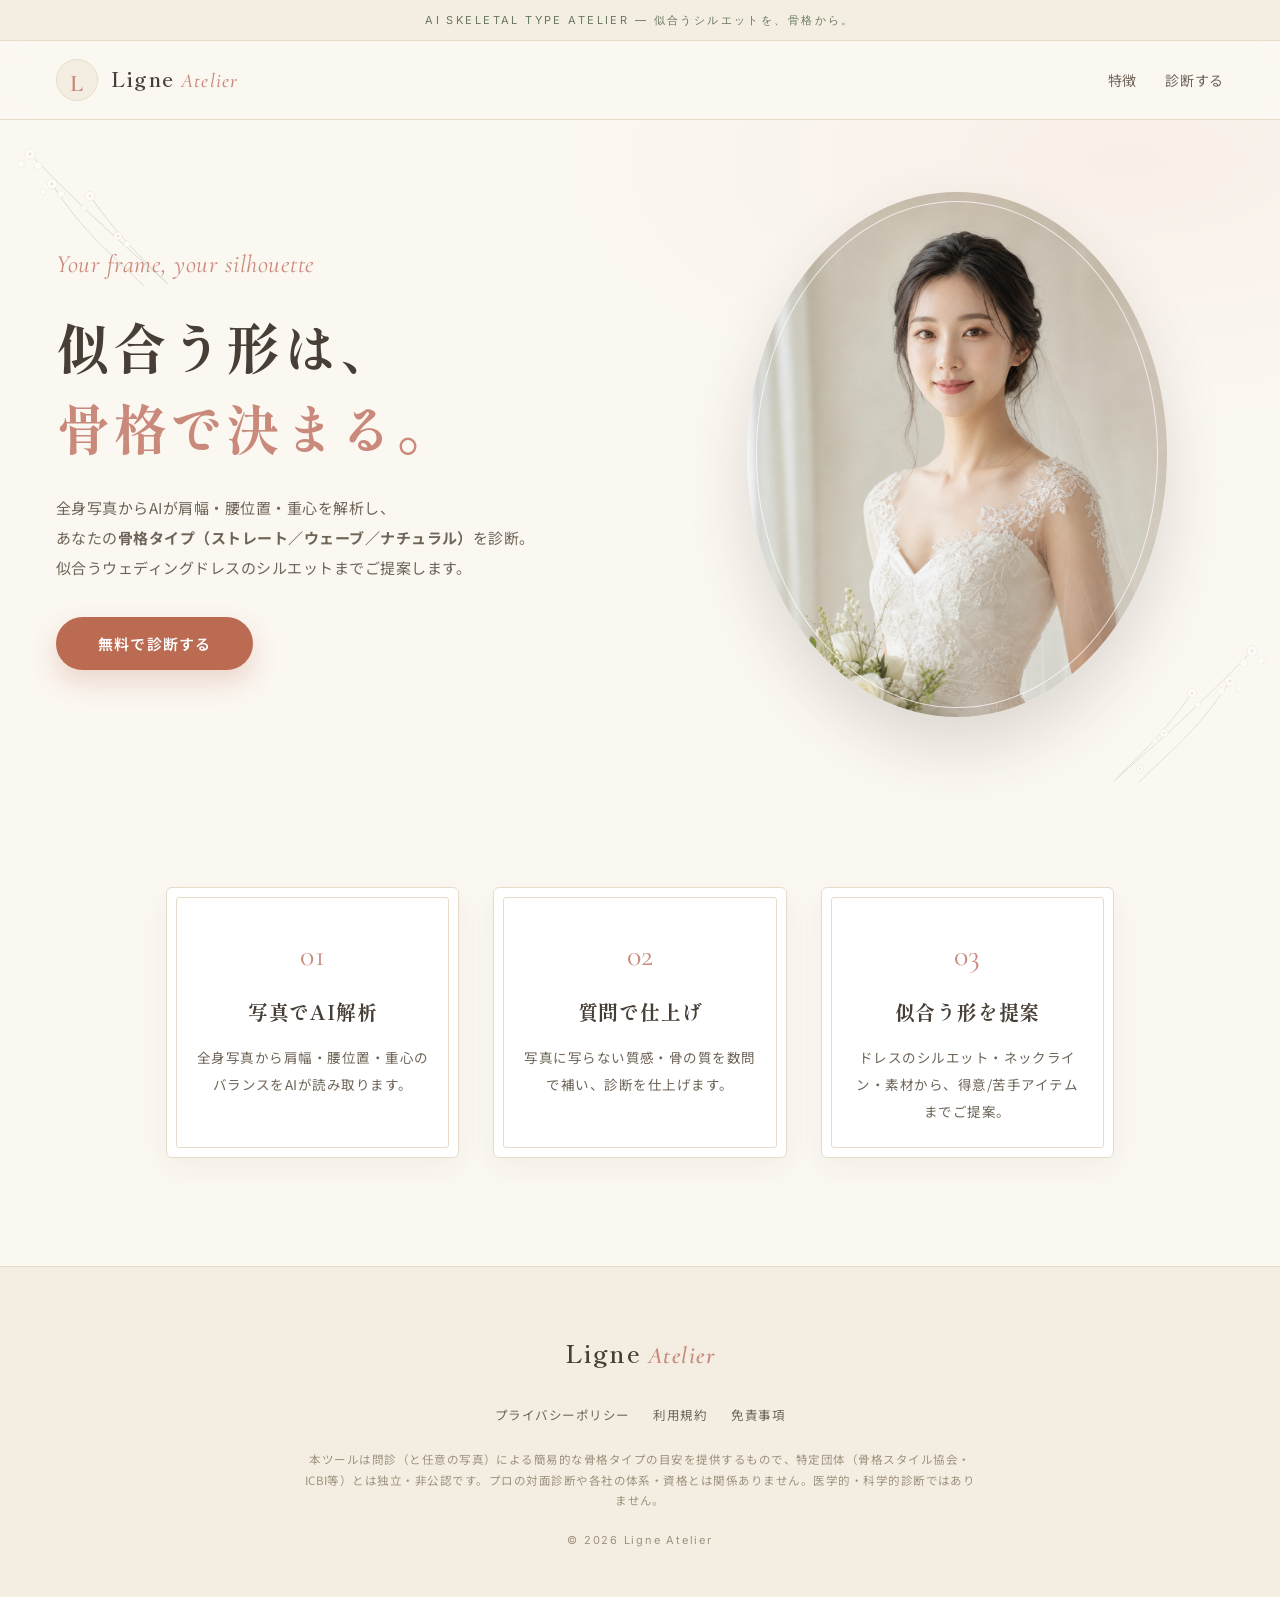
<file: index.html>
<!DOCTYPE html>
<html lang="ja">
<head>
<meta charset="UTF-8" />
<meta name="viewport" content="width=device-width, initial-scale=1.0" />
<title>Ligne Atelier｜AI骨格診断（3タイプ）</title>
<link rel="preconnect" href="https://fonts.googleapis.com">
<link rel="preconnect" href="https://fonts.gstatic.com" crossorigin>
<link href="https://fonts.googleapis.com/css2?family=Noto+Sans+JP:wght@300;400;500;600;700&family=Shippori+Mincho:wght@400;500;600;700;800&family=Noto+Serif+JP:wght@400;500;600;700&family=Cormorant+Garamond:ital,wght@0,400;0,500;0,600;1,400;1,500&family=Inter:wght@300;400;500;600&display=swap" rel="stylesheet">
<link rel="stylesheet" href="style.css?v=1" />
<link rel="stylesheet" href="redesign.css?v=2" />
<link rel="stylesheet" href="pc.css?v=14" />
</head>
<body class="lx">

<div class="lx-topbar">AI SKELETAL TYPE ATELIER — 似合うシルエットを、骨格から。</div>

<header class="lx-header">
  <a class="lx-logo" href="#top">
    <span class="lx-logo-mark">L</span>
    <span class="lx-logo-text">Ligne<em>Atelier</em></span>
  </a>
  <nav class="lx-nav">
    <a href="#about">特徴</a>
    <a href="#start" class="js-reveal">診断する</a>
  </nav>
</header>

<!-- HERO -->
<section class="lx-hero" id="top">
  <div class="lx-hero-bg" aria-hidden="true"></div>
  <div class="lx-hero-inner">
    <p class="lx-hero-eyebrow">Your frame, your silhouette</p>
    <h1 class="lx-hero-title">似合う形は、<br><i>骨格で決まる。</i></h1>
    <p class="lx-hero-lead">
      全身写真からAIが肩幅・腰位置・重心を解析し、<br>
      あなたの<strong>骨格タイプ（ストレート／ウェーブ／ナチュラル）</strong>を診断。<br>
      似合うウェディングドレスのシルエットまでご提案します。
    </p>
    <a href="#start" class="lx-btn lx-btn-gold js-reveal">無料で診断する</a>
  </div>
</section>

<!-- ABOUT -->
<section class="lx-about" id="about">
  <div class="lx-about-item"><span class="lx-about-no">01</span><h3>写真でAI解析</h3><p>全身写真から肩幅・腰位置・重心のバランスをAIが読み取ります。</p></div>
  <div class="lx-about-item"><span class="lx-about-no">02</span><h3>質問で仕上げ</h3><p>写真に写らない質感・骨の質を数問で補い、診断を仕上げます。</p></div>
  <div class="lx-about-item"><span class="lx-about-no">03</span><h3>似合う形を提案</h3><p>ドレスのシルエット・ネックライン・素材から、得意/苦手アイテムまでご提案。</p></div>
</section>

<!-- TOOL -->
<section class="lx-start" id="start" hidden>
  <!-- STEP 01 全身写真（写真ファースト） -->
  <div class="lx-sec-head">
    <span class="lx-sec-no">STEP 01</span>
    <h2 class="lx-sec-title">全身写真でAI骨格解析（任意）</h2>
    <p class="lx-sec-sub">写真があると、AIが肩幅・腰位置・重心を読み取って精度が上がります。<b>写真なしでも質問だけで診断できます</b>。写真は端末内で処理され外部送信されません。</p>
  </div>
  <div class="lx-upload-panel">
    <div id="pc-upload">
      <input type="file" id="pc-file" accept="image/*,.heic,.heif" hidden>
      <label for="pc-file" class="pc-upload-btn">📷 全身写真を選ぶ</label>
      <p class="pc-paste-hint">または <b>⌘V で貼り付け</b> ／ ここに画像を <b>ドラッグ&ドロップ</b></p>
      <div class="preview" id="pc-preview" hidden><canvas id="pc-canvas"></canvas></div>
      <p id="pc-status" class="pc-status">正面・全身・直立がおすすめ。写真は「診断する」を押したときにAIが解析します。</p>
    </div>
  </div>
  <div class="pc-skip-row"><a href="#pc-step2" class="pc-skip-link" id="pc-skip-photo">写真なしで質問に進む →</a></div>

  <!-- STEP 02 仕上げの質問 -->
  <div class="lx-sec-head" id="pc-step2" style="margin-top:46px; scroll-margin-top:20px">
    <span class="lx-sec-no">STEP 02</span>
    <h2 class="lx-sec-title">質問に答える</h2>
    <p class="lx-sec-sub">写真だけでは写らない「質感・骨の質」を補って、診断を仕上げます。当てはまるものを選んでください（最低8問・多いほど正確）。</p>
  </div>
  <div class="pc-progress"><div id="pc-progress-bar"></div></div>
  <div id="pc-progress-text" class="pc-progress-text">0 / 14 問</div>
  <div id="pc-questions-list"></div>

  <!-- 診断ボタン -->
  <div class="lx-actions" style="margin-top:34px">
    <button class="lx-btn lx-btn-gold" id="pc-diagnose">診断する</button>
  </div>
</section>

<!-- RESULT -->
<section class="lx-section" id="pc-result" hidden>
  <div class="lx-sec-head">
    <span class="lx-sec-no">RESULT</span>
    <h2 class="lx-sec-title">あなたの骨格タイプ</h2>
  </div>
  <div id="pc-result-body"></div>
</section>

<!-- FOOTER -->
<footer class="lx-footer">
  <div class="lx-foot-brand">Ligne<em>Atelier</em></div>
  <div class="lx-foot-links"><span>プライバシーポリシー</span><span>利用規約</span><span>免責事項</span></div>
  <p class="lx-foot-disc">本ツールは問診（と任意の写真）による簡易的な骨格タイプの目安を提供するもので、特定団体（骨格スタイル協会・ICBI等）とは独立・非公認です。プロの対面診断や各社の体系・資格とは関係ありません。医学的・科学的診断ではありません。</p>
  <div class="lx-foot-copy">© 2026 Ligne Atelier</div>
</footer>

<div id="pc-loading" class="pc-loading" hidden><div class="pc-spin"></div><span id="pc-loading-text">処理中…</span></div>

<script type="module" src="app.js?v=16"></script>
</body>
</html>
</file>
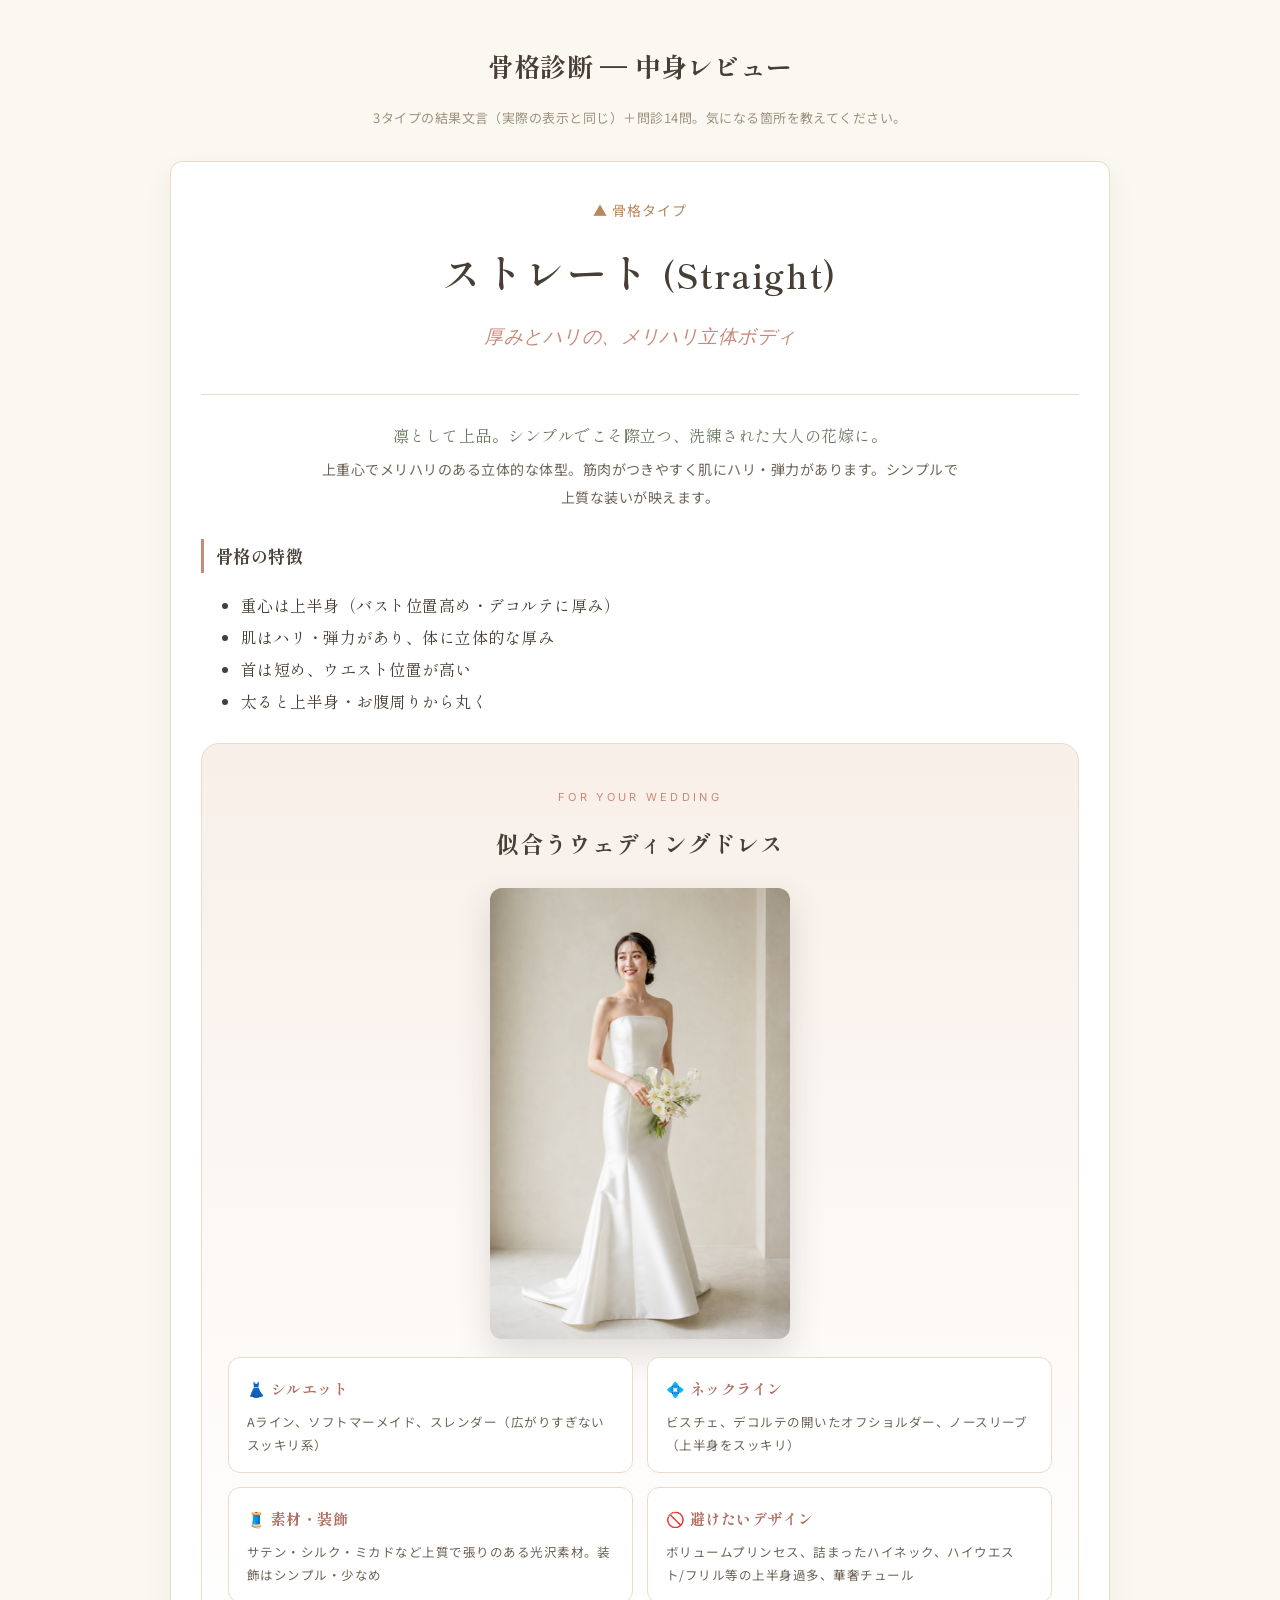
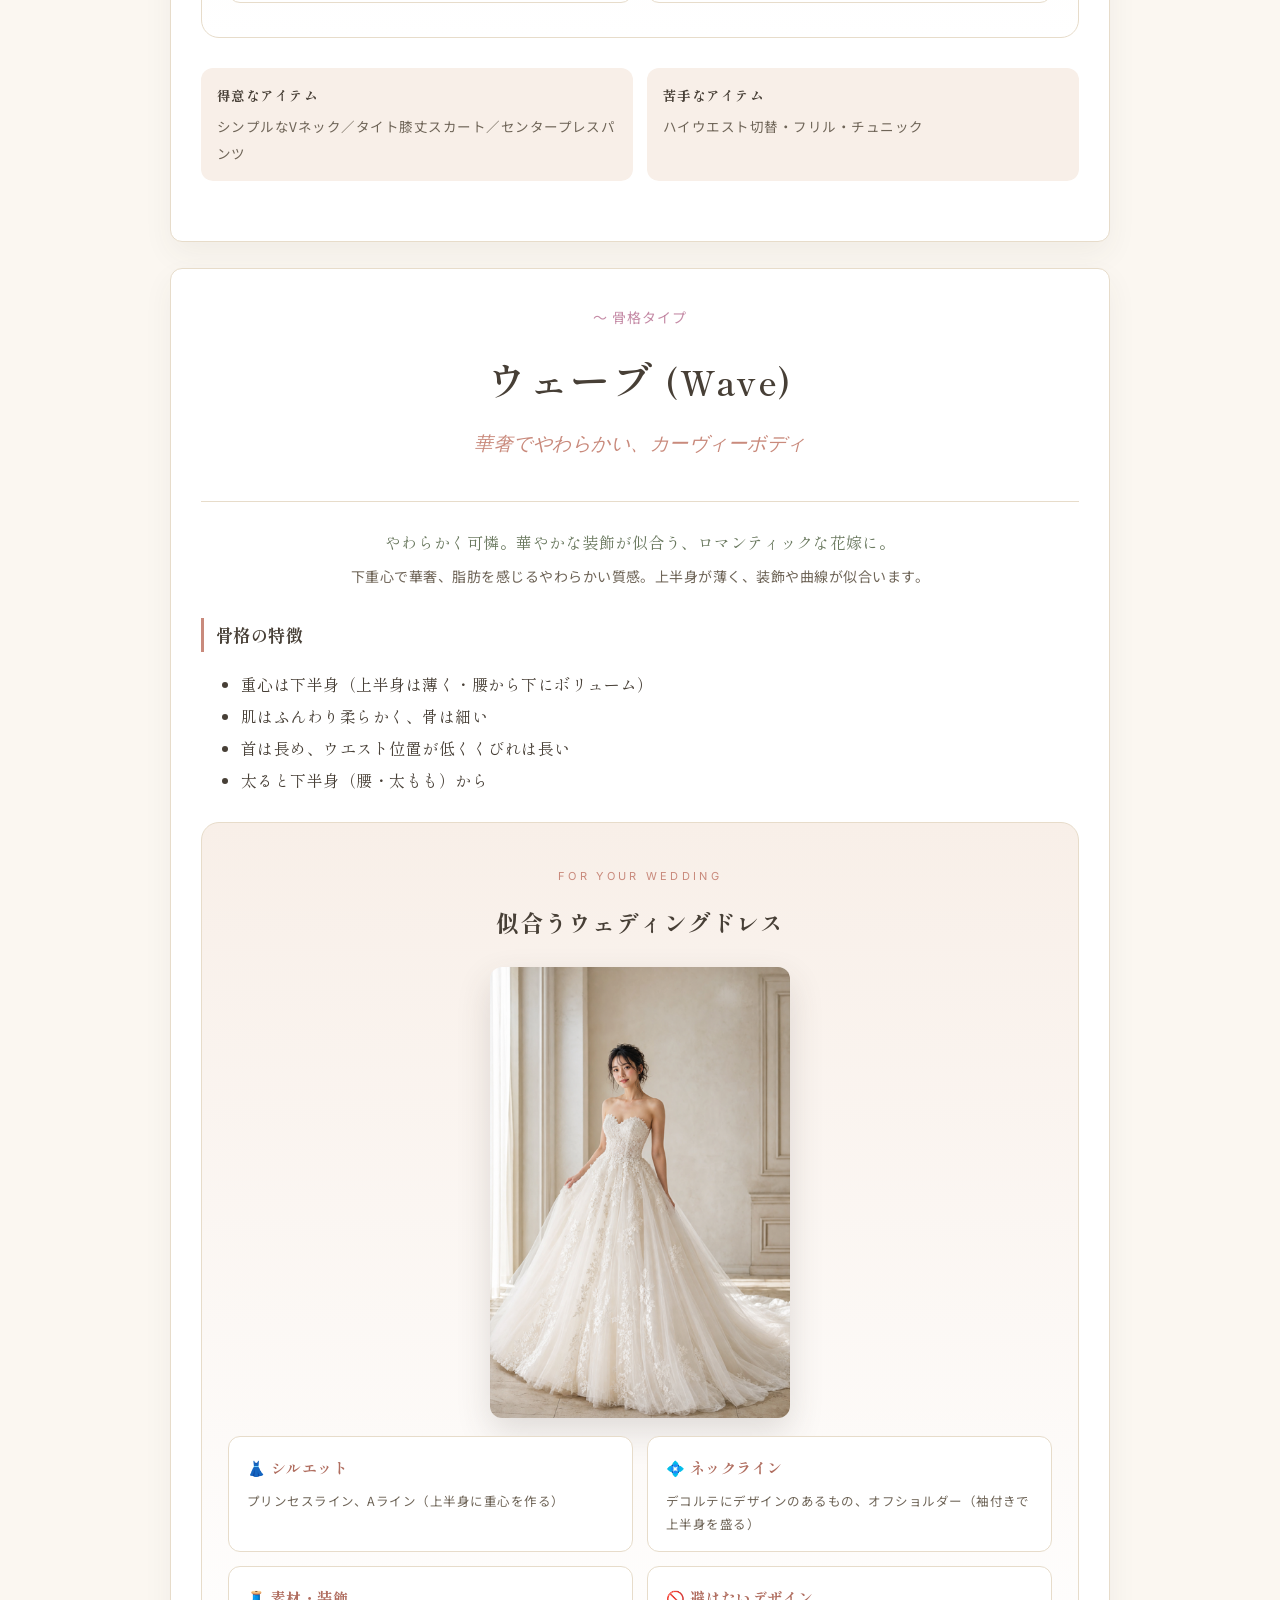
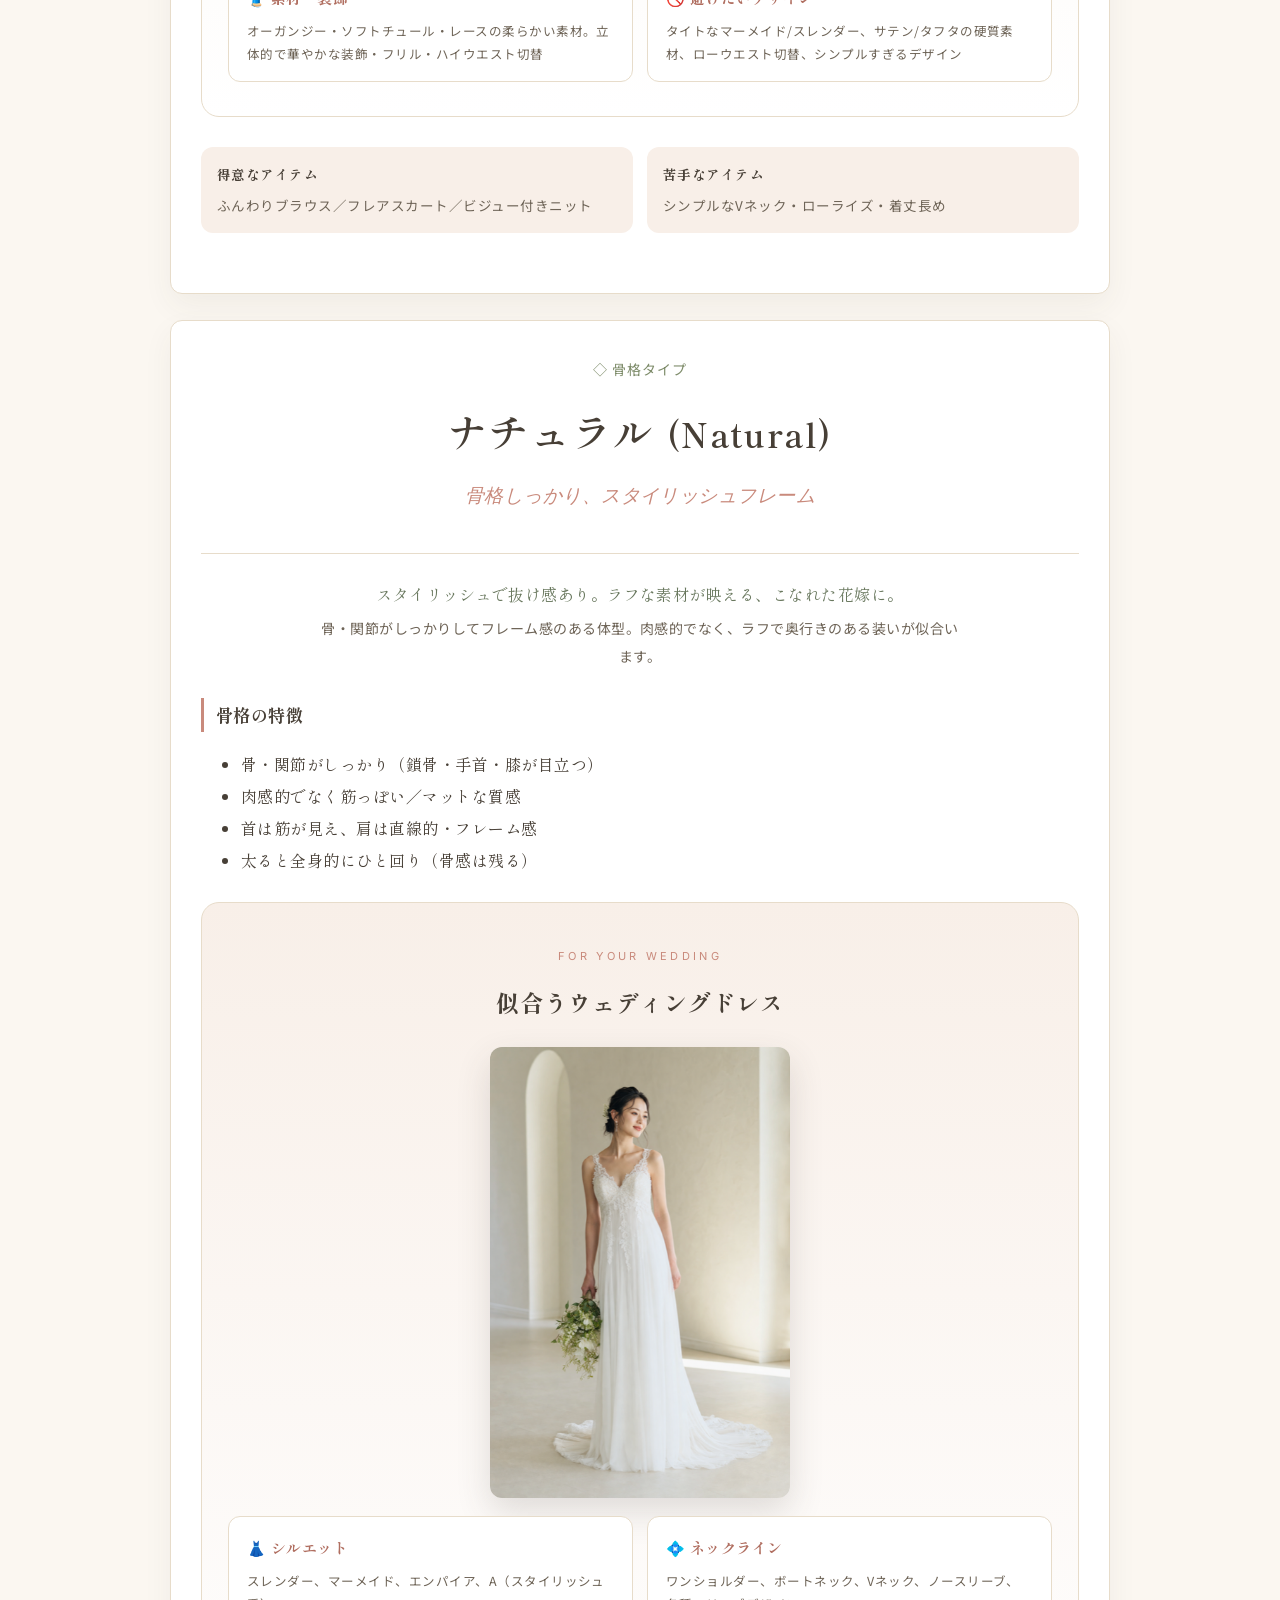
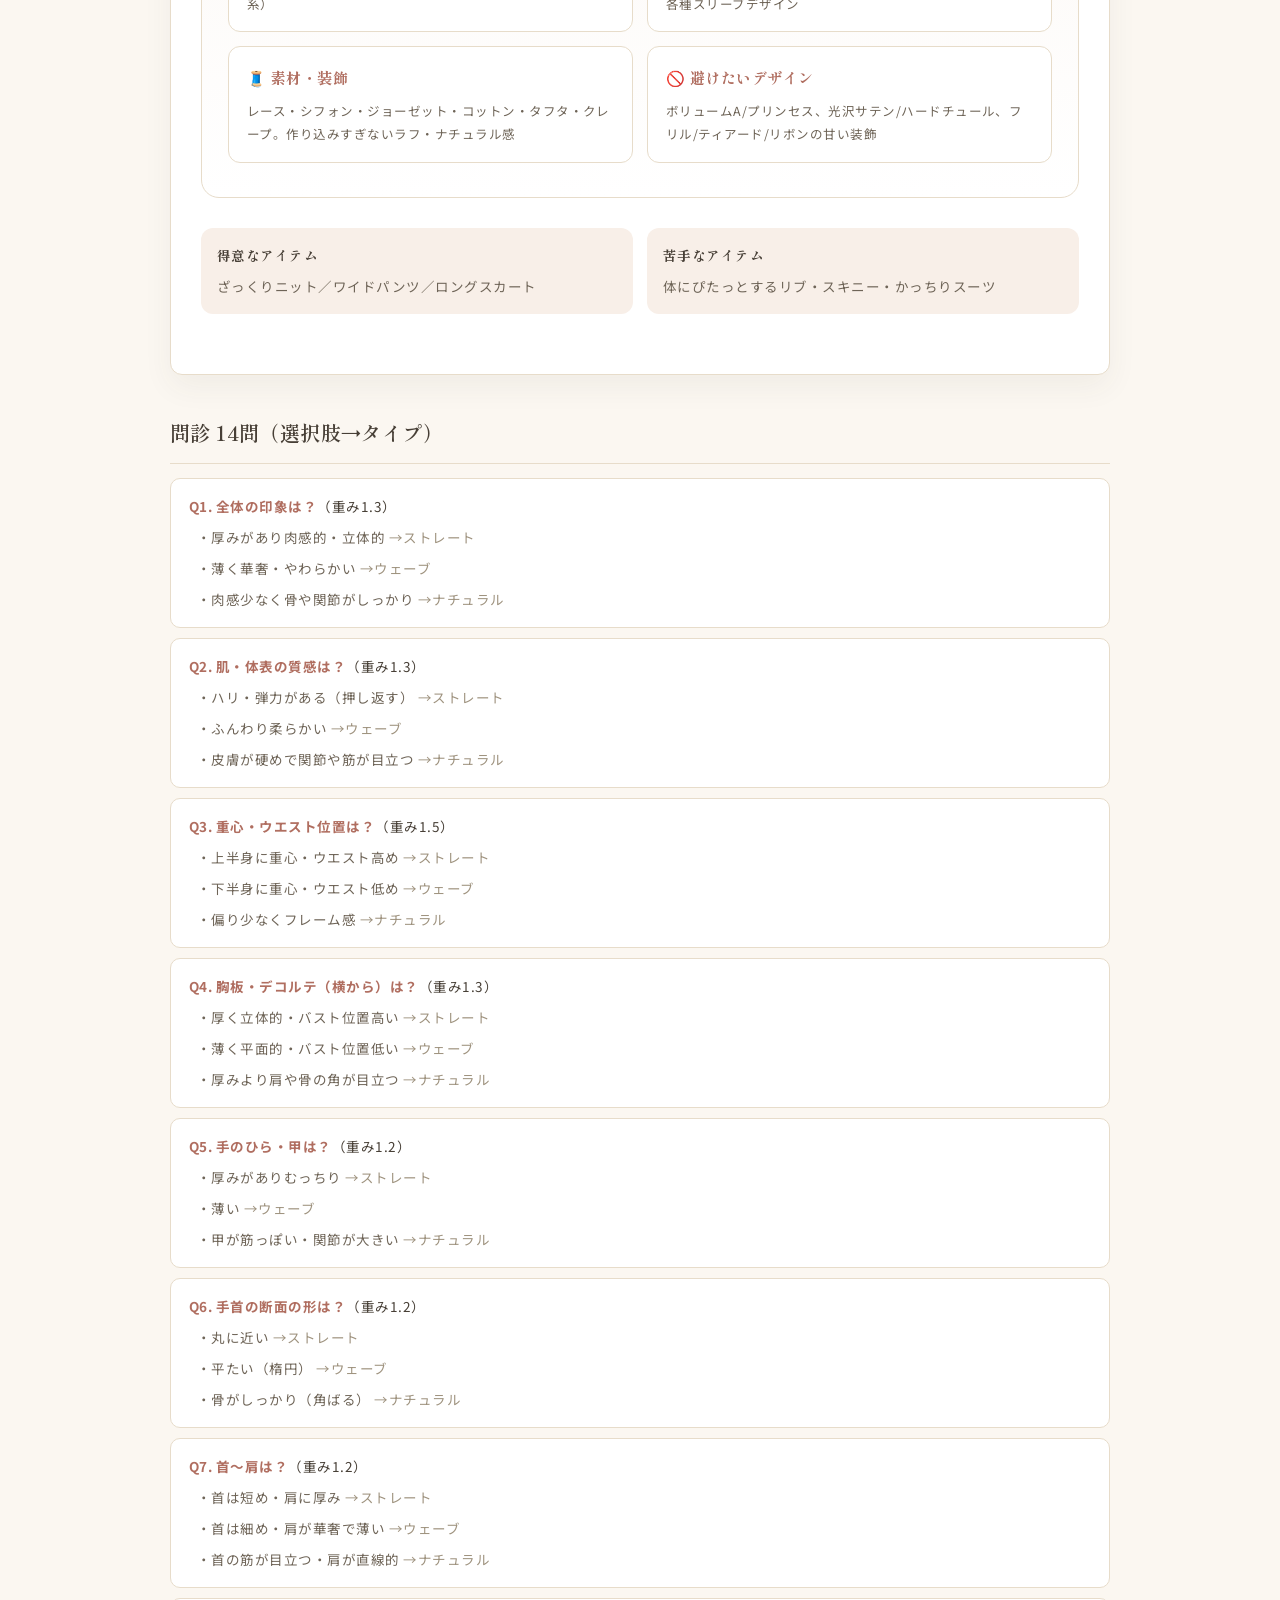
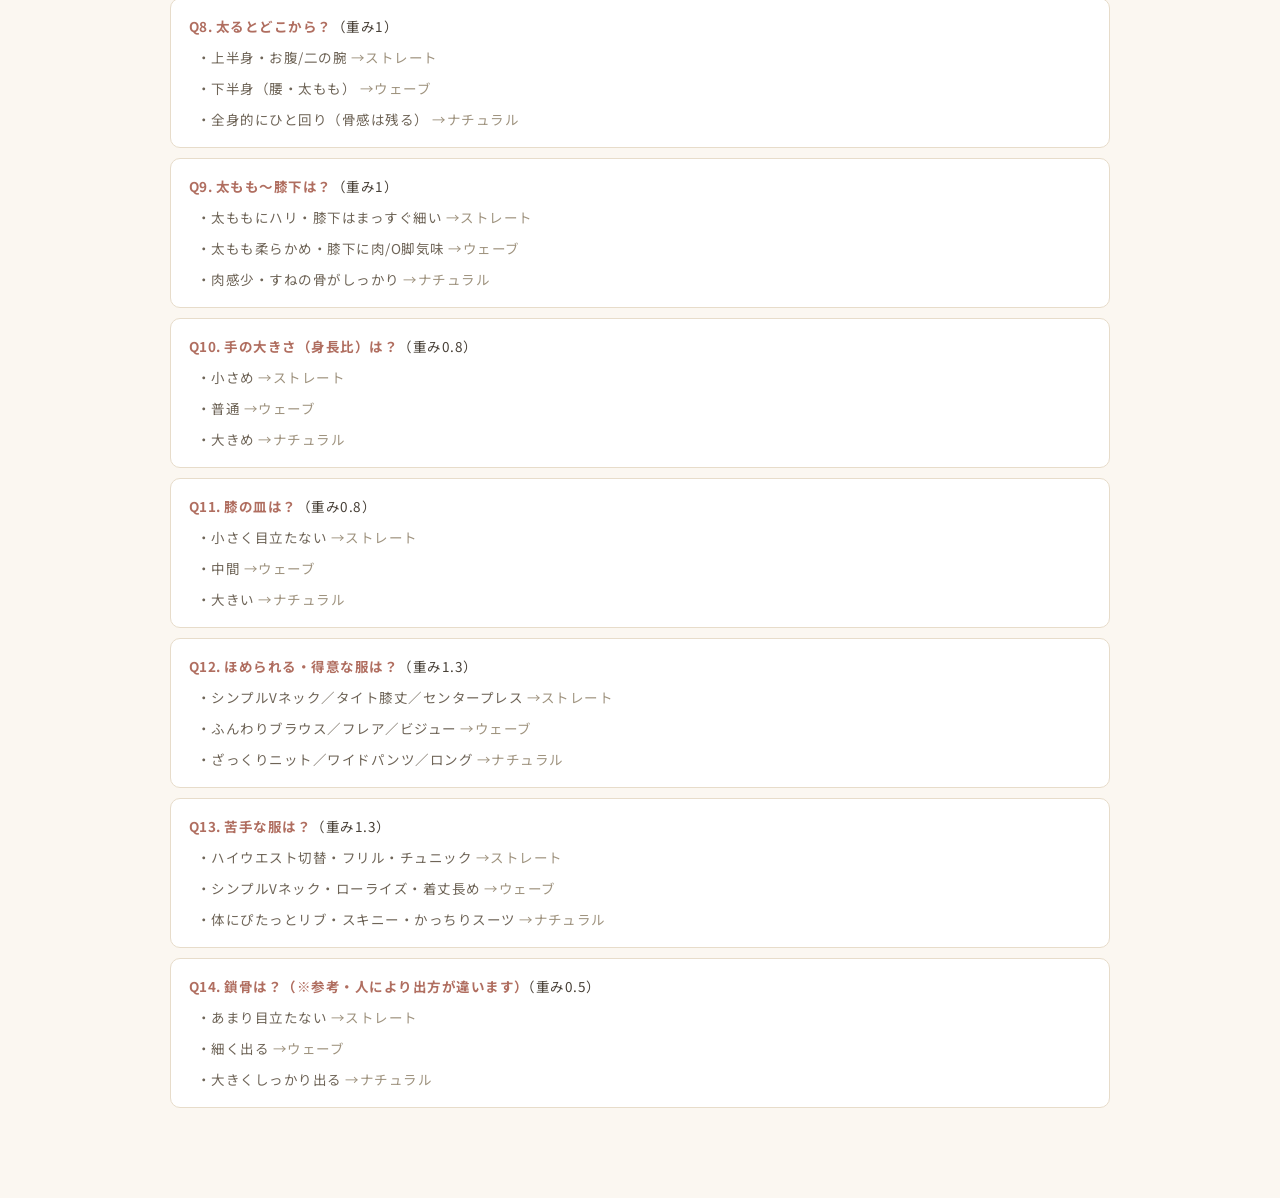
<file: review.html>
<!DOCTYPE html>
<html lang="ja">
<head>
<meta charset="UTF-8" />
<meta name="viewport" content="width=device-width, initial-scale=1.0" />
<title>骨格診断 中身レビュー（3タイプ＋問診）</title>
<link href="https://fonts.googleapis.com/css2?family=Noto+Sans+JP:wght@300;400;500;600;700&family=Shippori+Mincho:wght@400;500;600;700;800&family=Noto+Serif+JP:wght@400;500;600;700&family=Cormorant+Garamond:ital,wght@0,400;0,500;0,600;1,400;1,500&family=Inter:wght@300;400;500;600&display=swap" rel="stylesheet">
<link rel="stylesheet" href="style.css?v=2" />
<link rel="stylesheet" href="redesign.css?v=1" />
<link rel="stylesheet" href="pc.css?v=3" />
<style>
  .rv-wrap{ max-width:980px; margin:0 auto; padding:30px 20px 80px; }
  .rv-h1{ font-family:var(--lx-serif); font-size:26px; color:var(--lx-ink); text-align:center; margin:10px 0 6px; }
  .rv-sub{ text-align:center; color:var(--lx-muted); font-family:var(--lx-sans); font-size:13px; margin-bottom:30px; }
  .rv-type{ background:var(--lx-paper); border:1px solid var(--lx-line); border-radius:12px; padding:34px 30px; margin-bottom:26px; box-shadow:0 12px 30px rgba(71,63,54,.06); }
  .rv-h2{ font-family:var(--lx-serif); font-size:20px; color:var(--lx-ink); margin:38px 0 14px; border-bottom:1px solid var(--lx-line); padding-bottom:10px; }
  .rv-q{ background:#fff; border:1px solid var(--lx-line); border-radius:10px; padding:14px 18px; margin-bottom:10px; font-family:var(--lx-sans); font-size:13.5px; }
  .rv-q b{ color:var(--lx-rose-deep); }
  .rv-q .opt{ display:block; color:var(--lx-ink-2); margin:4px 0 0 8px; }
  .rv-q .opt em{ font-style:normal; color:var(--lx-muted); }
</style>
</head>
<body class="lx">
<div class="rv-wrap">
  <h1 class="rv-h1">骨格診断 — 中身レビュー</h1>
  <p class="rv-sub">3タイプの結果文言（実際の表示と同じ）＋問診14問。気になる箇所を教えてください。</p>
  <div id="types"></div>
  <h2 class="rv-h2">問診 14問（選択肢→タイプ）</h2>
  <div id="questions"></div>
</div>

<script type="module">
import { TYPES, TYPE_ORDER, QUESTIONS } from './data.js?v=1';
const typeName={straight:'ストレート',wave:'ウェーブ',natural:'ナチュラル'};
const typesEl=document.getElementById('types');
typesEl.innerHTML = TYPE_ORDER.map(id=>{
  const t=TYPES[id], b=t.bridal;
  return `<div class="rv-type">
    <div class="pc-res-head" style="--sa:${t.accent}">
      <div class="pc-res-season">${t.emoji} 骨格タイプ</div>
      <h3 class="pc-res-type">${t.name} <small>(${t.en})</small></h3>
      <p class="pc-res-catch">${t.catch}</p>
    </div>
    <p class="pc-res-charm">${t.charm}</p>
    <p class="pc-res-desc">${t.desc}</p>
    <div class="pc-block"><h4>骨格の特徴</h4><ul>${t.characteristics.map(x=>`<li>${x}</li>`).join('')}</ul></div>
    <div class="pc-wedding">
      <div class="pc-wedding-head"><span class="pc-wd-label">FOR YOUR WEDDING</span><h4>似合うウェディングドレス</h4></div>
      <img class="pc-type-img" src="assets/type-${id}.png" alt="${t.name}に似合うドレス" onerror="this.style.display='none'">
      <div class="pc-wd-grid">
        <div class="pc-wd-card"><b>👗 シルエット</b><p>${b.silhouette}</p></div>
        <div class="pc-wd-card"><b>💠 ネックライン</b><p>${b.neckline}</p></div>
        <div class="pc-wd-card"><b>🧵 素材・装飾</b><p>${b.material}</p></div>
        <div class="pc-wd-card"><b>🚫 避けたいデザイン</b><p>${b.avoid}</p></div>
      </div>
    </div>
    <div class="pc-info">
      <div><b>得意なアイテム</b>${t.items.good}</div>
      <div><b>苦手なアイテム</b>${t.items.bad}</div>
    </div>
  </div>`;
}).join('');

const qEl=document.getElementById('questions');
qEl.innerHTML = QUESTIONS.map((q,i)=>`<div class="rv-q"><b>Q${i+1}. ${q.q}</b>（重み${q.w}）
  ${q.o.map(o=>`<span class="opt">・${o.t} <em>→${typeName[o.type]}</em></span>`).join('')}
</div>`).join('');
</script>
</body>
</html>
</file>
<file: style.css>
/* ============ RESET & TOKENS ============ */
*,*::before,*::after{box-sizing:border-box}
html,body{margin:0;padding:0}
[hidden]{display:none !important}

:root{
  /* Soft Pastel LP Palette — cream × blush × sage（studio clori 参考）
     ※ 元の変数名を踏襲し値だけ差替（既存ルールが自動で再テーマ化）*/
  --bg:#FBF7F1;
  --bg-2:#F3EBDD;
  --surface:#FFFFFF;
  --surface-2:#FAF5EC;
  --ink:#473F36;
  --ink-2:#6E6457;
  --muted:#9E927E;
  --line:#EADFCF;
  --line-2:#F4ECDD;

  --pink:#C98A7C;          /* dusty rose（主アクセント）*/
  --pink-2:#E6C3B8;         /* blush */
  --pink-3:#F0DAD0;         /* light blush */
  --pink-soft:#F8EEE7;      /* soft */
  --rose:#7C8A6E;           /* muted sage（強調・見出し）*/
  --rose-deep:#5E6B52;      /* darker sage */
  --gold:#B89A6A;           /* muted gold */
  --good:#7FA07A;
  --warn:#D6A85E;
  --bad:#C57B6A;

  --shadow-sm:0 1px 2px rgba(70,62,54,.05), 0 1px 1px rgba(70,62,54,.04);
  --shadow:0 14px 36px rgba(70,62,54,.08), 0 4px 12px rgba(70,62,54,.05);
  --shadow-lg:0 30px 70px rgba(70,62,54,.12), 0 10px 24px rgba(70,62,54,.07);

  --radius-xl:28px;
  --radius:20px;
  --radius-sm:14px;

  --font-jp:'Noto Sans JP',system-ui,sans-serif;
  --font-en:'Inter',system-ui,sans-serif;
  --font-serif:'Shippori Mincho','Noto Serif JP',serif;
  --font-script:'Cormorant Garamond','Shippori Mincho',serif;
}

body{
  background:
    radial-gradient(900px 500px at 85% 0%, rgba(255,143,168,.18), transparent 60%),
    radial-gradient(700px 400px at 0% 30%, rgba(255,201,214,.20), transparent 60%),
    radial-gradient(600px 600px at 100% 80%, rgba(255,224,230,.30), transparent 60%),
    var(--bg);
  color:var(--ink);
  font-family:var(--font-jp);
  font-weight:400;
  line-height:1.8;
  letter-spacing:.02em;
  -webkit-font-smoothing:antialiased;
  min-height:100vh;
  position:relative;
  overflow-x:hidden;
}

/* ============ 花びら背景 ============ */
.petal-bg{position:fixed; inset:0; pointer-events:none; z-index:0; overflow:hidden;}
.petal{
  position:absolute;
  width:24px; height:24px;
  background: radial-gradient(circle at 30% 30%, #FFD0DC, #FFB7C5 60%, transparent 75%);
  border-radius: 100% 0 100% 0;
  opacity:.5;
  animation: floatPetal 18s linear infinite;
}
.petal.p1{top:-30px; left:8%;  animation-duration:22s; animation-delay:-2s;}
.petal.p2{top:-30px; left:28%; animation-duration:18s; animation-delay:-7s; width:18px; height:18px;}
.petal.p3{top:-30px; left:48%; animation-duration:25s; animation-delay:-3s; width:30px; height:30px; opacity:.35;}
.petal.p4{top:-30px; left:68%; animation-duration:20s; animation-delay:-10s; width:22px; height:22px;}
.petal.p5{top:-30px; left:82%; animation-duration:24s; animation-delay:-5s; width:16px; height:16px;}
.petal.p6{top:-30px; left:92%; animation-duration:19s; animation-delay:-12s; opacity:.4;}

@keyframes floatPetal {
  0%   { transform: translateY(0) rotate(0deg); }
  100% { transform: translateY(110vh) rotate(360deg); }
}

/* ============ HEADER ============ */
.site-header{
  position:sticky; top:0; z-index:50;
  display:flex; align-items:center; justify-content:space-between;
  padding:18px 48px;
  background:rgba(255,255,255,.75);
  backdrop-filter:saturate(180%) blur(16px);
  -webkit-backdrop-filter:saturate(180%) blur(16px);
  border-bottom:1px solid var(--line);
}
.brand{display:flex; align-items:center; gap:14px}
.brand-mark{width:42px; height:42px; filter:drop-shadow(0 4px 8px rgba(255,143,168,.3));}
.brand-text{display:flex; flex-direction:column; line-height:1.1;}
.brand-name{font-family:var(--font-en); font-weight:700; font-size:20px; color:var(--ink); letter-spacing:.01em;}
.brand-script{
  font-family:var(--font-script); font-size:28px; color:var(--rose);
  line-height:.8; margin-top:-2px;
}
.brand-sub{font-family:var(--font-jp); font-weight:500; font-size:11px; color:var(--muted); margin-top:4px; letter-spacing:.06em;}

.header-right{display:flex; align-items:center; gap:14px;}
.nav-pill{
  font-family:var(--font-en); font-size:11px; letter-spacing:.08em;
  color:var(--rose); padding:8px 18px;
  border:1px solid var(--pink-2); border-radius:999px;
  background:var(--surface);
}

/* ============ HERO ============ */
.hero{
  position:relative;
  max-width:1280px; margin:0 auto;
  padding:60px 48px 30px;
  z-index:1;
}
.hero-inner{
  display:grid; grid-template-columns: 1.35fr .9fr;
  gap:48px; align-items:center;
  margin-bottom:50px;
}
.hero-eyebrow{
  display:inline-flex; align-items:center; gap:8px;
  background:var(--surface);
  border:1px solid var(--pink-2);
  color:var(--rose);
  padding:8px 18px; border-radius:999px;
  font-weight:500; font-size:13px;
  box-shadow:var(--shadow-sm);
  margin-bottom:28px;
}
.hero h1{
  font-family:var(--font-jp); font-weight:700;
  font-size:clamp(32px, 4.4vw, 56px);
  line-height:1.35; letter-spacing:.01em;
  margin:0 0 28px; color:var(--ink);
}
.hero h1 em{
  font-style:normal;
  background: linear-gradient(135deg, var(--pink) 0%, var(--rose) 100%);
  -webkit-background-clip:text; background-clip:text; color:transparent;
}
.hero-lead{
  font-size:15px; color:var(--ink-2); line-height:2;
  margin:0;
}

.hero-visual{position:relative; width:100%; aspect-ratio:1/1; max-width:480px; margin-left:auto;}
.hero-circle{
  position:absolute; inset:0; border-radius:50%;
  background: radial-gradient(circle at 40% 40%, #FFE0E6 0%, #FFC9D6 50%, transparent 75%);
  filter:blur(10px);
}
.hero-illust{
  position:absolute; left:50%; top:50%;
  transform:translate(-50%, -50%);
  width:75%; height:auto;
}
.hero-photo{
  position:absolute; inset:0;
  background-image:url('hero-woman.png');
  background-repeat:no-repeat;
  background-size: cover;
  background-position: center 18%;
  border-radius: 50%;
  -webkit-mask-image: radial-gradient(circle at 50% 50%, #000 62%, transparent 80%);
  mask-image: radial-gradient(circle at 50% 50%, #000 62%, transparent 80%);
  filter: drop-shadow(0 8px 30px rgba(255,143,168,.28));
}
.hero-script{
  position:absolute; top:18%; right:-30px;
  font-family:var(--font-script); font-size:38px;
  color:var(--rose); transform:rotate(-6deg);
  text-shadow:0 4px 12px rgba(255,143,168,.3);
}

.hero-stats{
  display:grid; grid-template-columns:repeat(4,1fr); gap:18px;
  max-width:680px; margin:0 auto;
}
.hero-stats > div{
  background:var(--surface);
  border:1px solid var(--line);
  border-radius:999px;
  padding:18px 12px;
  display:flex; flex-direction:column; align-items:center; gap:4px;
  box-shadow:var(--shadow);
  position:relative;
  aspect-ratio:1.4/1;
  justify-content:center;
}
.stat-ico{width:34px; height:34px; margin-bottom:2px;}
.hero-stats strong{
  font-family:var(--font-en); font-weight:700; font-size:30px;
  color:var(--rose);
  line-height:1;
}
.hero-stats span{font-size:11px; color:var(--ink-2); letter-spacing:.04em; font-weight:500;}

/* ============ CARD ============ */
.card{
  max-width:1280px; margin:32px auto;
  background:var(--surface);
  border:1px solid var(--line);
  border-radius:var(--radius-xl);
  padding:40px 48px;
  box-shadow:var(--shadow);
  position:relative; z-index:1;
}
.card-head{display:flex; align-items:flex-start; gap:22px; margin-bottom:32px}
.card-num{
  font-family:var(--font-en); font-weight:700; font-size:11px;
  color:var(--rose);
  background:linear-gradient(135deg, var(--pink-soft), var(--pink-3));
  padding:10px 14px; border-radius:14px; text-align:center;
  letter-spacing:.1em; line-height:1.4;
  flex-shrink:0; min-width:54px;
  box-shadow:var(--shadow-sm);
}
.card h2{
  font-size:22px; font-weight:700;
  margin:0 0 6px; letter-spacing:.005em; color:var(--ink);
}
.head-deco{margin-left:6px;}
.muted{color:var(--muted); font-size:13px; margin:0; font-weight:500;}

/* ============ UPLOAD SECTION ============ */
.upload-section{
  max-width:1280px; margin:0 auto; padding:0 48px 32px;
  display:grid; grid-template-columns: 1fr 320px;
  gap:24px;
  position:relative; z-index:1;
}
.upload-main{margin:0;}

.upload-grid{
  display:grid; grid-template-columns:1fr 1fr; gap:18px;
  margin-bottom:24px;
}
.upload-drop{
  display:flex; flex-direction:column; align-items:center; justify-content:center;
  text-align:center;
  padding:32px 24px; min-height:240px;
  border:2px dashed var(--pink-2);
  border-radius:18px;
  background:linear-gradient(180deg, var(--surface) 0%, var(--surface-2) 100%);
  cursor:pointer; transition:.2s;
  color:var(--ink-2);
  position:relative;
}
.upload-drop:hover{
  border-color:var(--pink);
  background:linear-gradient(180deg, var(--surface) 0%, var(--pink-soft) 100%);
  transform:translateY(-2px);
}
.upload-drop.is-drag{
  border-color:var(--pink);
  background:var(--pink-soft);
}
.drop-illust{width:80px; height:110px; margin-bottom:14px;}
.drop-title-row{display:flex; align-items:center; gap:10px; margin-bottom:14px;}
.drop-title{
  font-weight:700; font-size:15px; color:var(--rose);
}
.drop-required{
  font-size:10px; color:var(--rose);
  padding:3px 10px; border:1px solid var(--pink-2); border-radius:999px;
  background:var(--surface);
  font-weight:600;
}
.upload-icon-circle{
  width:42px; height:42px; border-radius:50%;
  background:linear-gradient(135deg, var(--pink), var(--pink-2));
  color:#fff;
  display:flex; align-items:center; justify-content:center;
  margin-bottom:14px;
  box-shadow:0 4px 12px rgba(255,143,168,.4);
}
.drop-sub{font-size:11px; color:var(--muted); letter-spacing:.04em;}

.preview{
  border-radius:18px; overflow:hidden;
  background:linear-gradient(135deg, var(--pink-3), var(--pink));
  padding:10px;
  border:1px solid var(--line);
  margin-top:14px;
}
.preview canvas{
  width:100%; height:auto; display:block; border-radius:12px;
  max-height:340px; object-fit:contain; background:#fff;
}

/* visually hidden (for file inputs) */
.visually-hidden{
  position:absolute !important;
  width:1px; height:1px;
  padding:0; margin:-1px;
  overflow:hidden; clip:rect(0,0,0,0);
  white-space:nowrap; border:0;
}

/* symptom block */
.symptom-block{
  background:linear-gradient(180deg, var(--surface) 0%, var(--pink-soft) 100%);
  border:1px solid var(--pink-2);
  border-radius:18px;
  padding:24px 26px;
  margin-bottom:24px;
}
.symptom-head h3{
  font-family:var(--font-jp); font-weight:700;
  font-size:18px; color:var(--rose);
  margin:0 0 6px;
}
.symptom-head .muted{font-size:13px; margin:0 0 18px;}
.symptom-chips{
  display:flex; flex-wrap:wrap; gap:10px;
  margin-bottom:18px;
}
.chip{
  position:relative; display:inline-flex; align-items:center;
  cursor:pointer; user-select:none;
}
.chip input{
  position:absolute; opacity:0; pointer-events:none;
}
.chip span{
  display:inline-block;
  padding:8px 16px;
  background:#fff;
  border:1.5px solid var(--pink-2);
  border-radius:999px;
  font-size:13px; font-weight:500;
  color:var(--ink-2);
  transition:.15s;
}
.chip:hover span{
  border-color:var(--pink);
  color:var(--rose);
  transform:translateY(-1px);
}
.chip input:checked + span{
  background:linear-gradient(135deg, var(--pink), var(--rose));
  border-color:var(--rose);
  color:#fff;
  box-shadow:0 4px 12px rgba(255,143,168,.35);
}
.symptom-note label{
  display:block; font-size:12px; font-weight:600;
  color:var(--rose); margin-bottom:6px;
}
.symptom-note textarea{
  width:100%; box-sizing:border-box;
  padding:10px 14px;
  border:1.5px solid var(--pink-2);
  border-radius:12px;
  font-family:var(--font-jp); font-size:13px;
  color:var(--ink);
  background:#fff;
  resize:vertical;
}
.symptom-note textarea:focus{
  outline:none; border-color:var(--pink);
  box-shadow:0 0 0 3px rgba(255,143,168,.18);
}

/* symptom summary in results */
.symptom-summary{
  background:var(--pink-soft);
  border-left:4px solid var(--pink);
  padding:14px 18px;
  border-radius:10px;
  margin-bottom:20px;
  font-size:13px; color:var(--ink-2);
}
.symptom-summary strong{color:var(--rose); margin-right:8px;}
.symptom-summary .ss-tags{display:inline-flex; flex-wrap:wrap; gap:6px; margin-left:4px;}
.symptom-summary .ss-tags span{
  background:#fff; border:1px solid var(--pink-2);
  color:var(--rose); padding:3px 10px; border-radius:999px;
  font-size:12px; font-weight:500;
}
.symptom-summary .ss-free{display:block; margin-top:8px; font-size:12px; color:var(--ink-2);}

/* upload tips */
.upload-tips{
  display:grid; grid-template-columns:repeat(4,1fr); gap:12px;
  margin-bottom:28px;
}
.tip{
  display:flex; align-items:flex-start; gap:10px;
  background:var(--surface-2);
  border:1px solid var(--line);
  padding:14px 16px; border-radius:14px;
  font-size:12px; color:var(--ink-2);
}
.tip-ico{
  width:34px; height:34px; flex-shrink:0;
  background:var(--surface);
  border-radius:50%;
  display:flex; align-items:center; justify-content:center;
  font-size:16px;
  box-shadow:var(--shadow-sm);
}
.tip strong{
  display:block; font-size:11px; color:var(--rose);
  margin-bottom:2px; font-weight:700; letter-spacing:.04em;
}

/* ============ ASIDE ============ */
.upload-aside{display:flex; flex-direction:column; gap:18px;}
.aside-card{
  background:var(--surface);
  border:1px solid var(--line);
  border-radius:24px;
  padding:24px;
  box-shadow:var(--shadow);
}
.aside-card h3{
  display:flex; align-items:center; gap:8px;
  margin:0 0 16px;
  font-size:15px; font-weight:700; color:var(--rose);
}
.aside-list{margin:0; padding:0; list-style:none;}
.aside-list li{
  position:relative;
  padding:8px 0 8px 20px;
  font-size:13px; color:var(--ink-2); line-height:1.7;
  border-bottom:1px dashed var(--line);
}
.aside-list li:last-child{border-bottom:0;}
.aside-list li::before{
  content:''; position:absolute; left:0; top:14px;
  width:8px; height:8px; border-radius:50%;
  background:linear-gradient(135deg, var(--pink), var(--pink-2));
}

.cta-card{
  background:linear-gradient(135deg, var(--pink-soft) 0%, #FFD8E0 100%);
  border:1px solid var(--pink-2);
  position:relative; overflow:hidden;
  display:grid; grid-template-columns:1fr 100px;
  gap:14px; align-items:center;
}
.cta-text{position:relative; z-index:1;}
.cta-title{
  font-size:14px; font-weight:700; color:var(--ink);
  line-height:1.6;
}
.cta-sub{font-size:11px; color:var(--ink-2); margin-top:6px;}
.cta-script{
  font-family:var(--font-script); font-size:32px;
  color:var(--rose); margin-top:8px; line-height:.9;
  text-shadow:0 4px 12px rgba(255,143,168,.3);
}
.cta-illust{width:100px; height:auto; z-index:1;}
.cta-photo{
  width:110px; height:130px;
  border-radius: 16px;
  background-image: url('cta-woman.png');
  background-repeat: no-repeat;
  background-size: cover;
  background-position: center;
  box-shadow: 0 8px 20px rgba(255,143,168,.25);
  z-index:1;
}

/* ============ BUTTONS ============ */
.actions{display:flex; align-items:center; gap:16px; flex-wrap:wrap}
.btn-primary{
  display:inline-flex; align-items:center; gap:10px;
  padding:16px 36px; border:0; border-radius:999px;
  background:linear-gradient(135deg, var(--pink) 0%, var(--pink-2) 100%);
  color:#fff; font-family:var(--font-jp); font-weight:700; font-size:15px;
  cursor:pointer; transition:.2s;
  box-shadow:0 8px 24px rgba(255,143,168,.35);
  letter-spacing:.04em;
}
.btn-primary:hover:not(:disabled){
  transform:translateY(-2px);
  box-shadow:0 14px 32px rgba(255,143,168,.45);
}
.btn-primary:disabled{opacity:.5; cursor:not-allowed; box-shadow:none}
.btn-arrow{transition:.2s}
.btn-primary:hover .btn-arrow{transform:translateX(3px)}
.btn-ghost{
  display:inline-flex; align-items:center; gap:8px;
  padding:14px 26px; border-radius:999px;
  background:var(--surface); color:var(--rose);
  border:1px solid var(--pink-2); cursor:pointer; font-family:var(--font-jp); font-size:14px;
  font-weight:600; transition:.2s;
}
.btn-ghost:hover{background:var(--pink-soft); border-color:var(--pink);}

/* ============ LOADER ============ */
.loader{display:inline-flex; align-items:center; gap:12px; color:var(--muted); font-size:13px}
.loader-spin{
  width:18px; height:18px; border-radius:50%;
  border:2px solid var(--pink-soft); border-top-color:var(--pink);
  animation:spin .8s linear infinite;
}
@keyframes spin{to{transform:rotate(360deg)}}

/* ============ SUMMARY ============ */
.summary-grid{
  display:grid; grid-template-columns:auto 1fr 1.2fr; gap:32px; align-items:start;
  margin-bottom:32px;
}
.score-wrap{display:flex; flex-direction:column; align-items:center; gap:16px}
.score-ring{position:relative; width:160px; height:160px}
.score-ring svg{width:100%; height:100%}
.score-num{
  position:absolute; inset:0;
  display:flex; flex-direction:column; align-items:center; justify-content:center;
  font-family:var(--font-en); font-weight:700; font-size:42px;
  color:var(--ink);
}
.score-num small{font-size:13px; color:var(--muted); font-weight:600; margin-top:-2px}
.score-label{text-align:center}
.score-grade{
  font-family:var(--font-en); font-weight:700; font-size:16px;
  letter-spacing:.05em; color:var(--rose);
  padding:6px 18px; border-radius:999px;
  background:linear-gradient(135deg, var(--pink-soft), #FFD8E0);
  display:inline-block;
}
.score-desc{font-size:12px; color:var(--muted); margin-top:10px}

.type-card{
  background:linear-gradient(135deg, var(--pink) 0%, var(--rose) 100%);
  color:#fff;
  padding:28px 28px; border-radius:24px;
  position:relative; overflow:hidden;
}
.type-card::before{
  content:""; position:absolute; right:-30px; top:-30px;
  width:160px; height:160px; border-radius:50%;
  background:radial-gradient(circle, rgba(255,217,61,.4), transparent 70%);
}
.type-eyebrow{font-family:var(--font-en); font-size:11px; letter-spacing:.16em; opacity:.85; text-transform:uppercase}
.type-name{font-size:22px; font-weight:700; margin:10px 0 6px; position:relative}
.type-desc{font-size:13px; opacity:.92; line-height:1.8; position:relative}
.type-tags{display:flex; flex-wrap:wrap; gap:6px; margin-top:16px; position:relative}
.type-tags span{
  background:rgba(255,255,255,.2); border:1px solid rgba(255,255,255,.3);
  padding:5px 12px; border-radius:999px; font-size:11px; letter-spacing:.04em;
}

.metrics{display:flex; flex-direction:column; gap:10px}
.metric{
  display:grid; grid-template-columns:1fr auto; gap:12px;
  padding:14px 16px; border:1px solid var(--line); border-radius:14px;
  background:var(--surface-2);
  font-size:13px;
}
.metric-name{color:var(--ink-2); font-weight:500}
.metric-value{font-family:var(--font-en); font-weight:700; font-size:13px}
.metric-bar{grid-column:1/-1; height:5px; background:var(--surface); border-radius:99px; overflow:hidden; margin-top:6px}
.metric-bar i{display:block; height:100%; border-radius:99px}
.metric.good .metric-value{color:#5BAB75} .metric.good .metric-bar i{background:var(--good)}
.metric.warn .metric-value{color:#D4920C} .metric.warn .metric-bar i{background:var(--warn)}
.metric.bad  .metric-value{color:var(--rose-deep)} .metric.bad  .metric-bar i{background:var(--bad)}
.metric-detail{grid-column:1/-1; color:var(--muted); font-size:11px; margin-top:6px; line-height:1.6;}

/* ============ OVERLAY PANES ============ */
.overlay-grid{display:grid; grid-template-columns:1fr 1fr; gap:20px}
.overlay-pane{
  background:linear-gradient(135deg, var(--pink-soft), #FFE9F0);
  border-radius:20px; padding:18px;
  display:flex; flex-direction:column; gap:12px;
  border:1px solid var(--line);
}
.pane-title{
  font-family:var(--font-jp); font-size:12px;
  color:var(--rose); font-weight:700; letter-spacing:.06em;
}
.overlay-pane canvas{
  width:100%; height:auto; display:block;
  border-radius:14px;
  max-height:500px;
  background:#fff;
}
.legend{display:flex; gap:14px; flex-wrap:wrap; font-size:11px; color:var(--ink-2)}
.legend i{display:inline-block; width:10px; height:10px; border-radius:3px; margin-right:5px; vertical-align:middle}

/* ============ PROBLEMS ============ */
.problems-list{display:flex; flex-direction:column; gap:16px}
.problem{
  display:grid; grid-template-columns:auto 1fr auto; gap:22px; align-items:start;
  padding:24px 26px;
  border:1px solid var(--line); border-radius:20px;
  background:linear-gradient(180deg, var(--surface) 0%, var(--surface-2) 100%);
  transition:.2s;
}
.problem:hover{border-color:var(--pink-2); box-shadow:var(--shadow)}
.problem-sev{
  width:68px; height:68px; border-radius:20px;
  display:flex; flex-direction:column; align-items:center; justify-content:center;
  font-family:var(--font-en); font-weight:700;
  color:#fff; font-size:10px; letter-spacing:.06em;
}
.problem-sev strong{font-size:22px; line-height:1}
.problem.sev-low  .problem-sev{background:linear-gradient(135deg, #A8D8B9, #7FCCA0)}
.problem.sev-mid  .problem-sev{background:linear-gradient(135deg, #FFC966, #FFA94D)}
.problem.sev-high .problem-sev{background:linear-gradient(135deg, var(--pink), var(--rose))}

.problem-body h3{margin:0 0 6px; font-size:17px; font-weight:700; color:var(--ink)}
.problem-meta{display:flex; gap:14px; flex-wrap:wrap; font-size:11px; color:var(--muted); margin-bottom:10px}
.problem-meta span strong{color:var(--rose); font-weight:600;}
.problem-desc{font-size:13px; color:var(--ink-2); line-height:1.8}
.tissue-list{margin-top:14px; display:grid; grid-template-columns:1fr 1fr; gap:10px}
.tissue{
  font-size:12px; padding:12px 14px; border-radius:14px;
  background:var(--surface); border:1px solid var(--line);
}
.tissue strong{display:block; font-size:10px; letter-spacing:.06em; margin-bottom:6px; font-weight:700;}
.tissue.tight strong{color:var(--rose-deep)}
.tissue.weak  strong{color:#D4920C}
.tissue ul{margin:0; padding-left:18px; color:var(--ink-2)}
.tissue li{font-size:11.5px; line-height:1.7}

.problem-side{display:flex; align-items:center; justify-content:center}
.problem-svg{width:80px; height:120px; opacity:.85}

/* ============ KNOWLEDGE ============ */
.knowledge-grid{display:grid; grid-template-columns:repeat(auto-fit,minmax(280px,1fr)); gap:18px}
.know-card{
  background:linear-gradient(180deg, var(--surface) 0%, var(--surface-2) 100%);
  border:1px solid var(--line); border-radius:20px;
  padding:24px; position:relative; overflow:hidden;
}
.know-emoji{font-size:32px; margin-bottom:12px}
.know-card h3{margin:0 0 10px; font-size:15px; font-weight:700; color:var(--ink)}
.know-card p{margin:0; font-size:13px; color:var(--ink-2); line-height:1.8}
.know-tag{
  position:absolute; top:14px; right:14px;
  font-family:var(--font-en); font-size:10px; letter-spacing:.08em;
  background:var(--pink-soft); color:var(--rose);
  padding:4px 10px; border-radius:8px; font-weight:600;
}

/* ============ TODAY MENU ============ */
.today-grid{display:grid; grid-template-columns:repeat(2,1fr); gap:18px}
.exercise-card{
  display:grid; grid-template-columns:120px 1fr; gap:18px;
  padding:20px;
  background:linear-gradient(180deg, var(--surface) 0%, var(--surface-2) 100%);
  border:1px solid var(--line); border-radius:20px;
  cursor:pointer; transition:.2s;
}
.exercise-card:hover{
  transform:translateY(-3px);
  box-shadow:var(--shadow-lg); border-color:var(--pink-2);
}
.ex-illust{
  background:var(--pink-soft);
  border:1px solid var(--pink-3); border-radius:16px;
  display:flex; align-items:center; justify-content:center;
  aspect-ratio:1; padding:14px;
}
.ex-illust svg{width:100%; height:100%}
.ex-info h4{margin:0 0 6px; font-size:15px; font-weight:700; color:var(--ink)}
.ex-cat{
  display:inline-block; font-family:var(--font-en); font-size:10px; letter-spacing:.08em;
  padding:4px 10px; border-radius:8px; margin-bottom:10px; font-weight:600;
}
.ex-cat.selfcare{background:#FFE8D6; color:#C68B1F}
.ex-cat.training{background:var(--pink-soft); color:var(--rose)}
.ex-meta{font-size:12px; color:var(--muted); display:flex; gap:14px; flex-wrap:wrap; margin-bottom:10px}
.ex-meta strong{color:var(--rose); font-weight:600}
.ex-purpose{font-size:12px; color:var(--ink-2); line-height:1.7}

/* ============ PROGRAM 30 DAYS ============ */
.phase-tabs{display:flex; gap:12px; margin-bottom:28px; border-bottom:1px solid var(--line)}
.phase-tab{
  flex:1; padding:16px 18px; background:transparent; border:0;
  font-family:var(--font-jp); font-weight:700; font-size:14px;
  color:var(--muted); cursor:pointer; transition:.18s;
  border-bottom:3px solid transparent;
  display:flex; flex-direction:column; gap:4px; align-items:flex-start;
}
.phase-tab small{font-family:var(--font-en); font-size:11px; font-weight:500; color:var(--muted); letter-spacing:.04em}
.phase-tab:hover{color:var(--rose)}
.phase-tab.active{color:var(--rose); border-bottom-color:var(--pink)}
.phase-tab.active small{color:var(--rose); opacity:.7}

.program-grid{display:grid; grid-template-columns:repeat(auto-fill,minmax(170px,1fr)); gap:14px}
.day-card{
  background:linear-gradient(180deg, var(--surface) 0%, var(--surface-2) 100%);
  border:1px solid var(--line); border-radius:16px;
  padding:16px 14px; cursor:pointer; transition:.2s; position:relative;
}
.day-card:hover{border-color:var(--pink-2); transform:translateY(-3px); box-shadow:var(--shadow)}
.day-num{
  font-family:var(--font-en); font-size:11px; color:var(--rose); letter-spacing:.1em;
  font-weight:700;
}
.day-theme{font-size:13px; font-weight:700; margin-top:6px; color:var(--ink); line-height:1.5}
.day-list{margin-top:10px; padding:0; list-style:none}
.day-list li{font-size:11px; color:var(--ink-2); display:flex; gap:6px; padding:3px 0; line-height:1.6}
.day-list li::before{content:"♡"; color:var(--pink); font-weight:bold}
.day-card .day-badge{
  position:absolute; top:12px; right:12px;
  font-family:var(--font-en); font-size:9px; padding:3px 8px; border-radius:6px;
  background:var(--pink-soft); color:var(--rose); letter-spacing:.04em; font-weight:600;
}
.day-card.rest{background:linear-gradient(135deg, #ECFDF5, #F0FDFA); border-color:#A8E6C3}
.day-card.rest .day-num{color:#5BAB75}
.day-card.rest .day-badge{background:rgba(168,230,195,.3); color:#5BAB75}

/* ============ MODAL ============ */
.modal{position:fixed; inset:0; z-index:100; display:flex; align-items:center; justify-content:center; padding:24px}
.modal-backdrop{position:absolute; inset:0; background:rgba(74,44,58,.5); backdrop-filter:blur(8px)}
.modal-panel{
  position:relative; background:var(--surface); max-width:720px; width:100%; max-height:90vh; overflow-y:auto;
  border-radius:24px; padding:40px; box-shadow:var(--shadow-lg);
}
.modal-close{
  position:absolute; top:16px; right:16px;
  width:40px; height:40px; border-radius:50%;
  background:var(--surface-2); border:1px solid var(--line); cursor:pointer;
  font-size:22px; color:var(--ink-2); line-height:1;
  display:flex; align-items:center; justify-content:center;
  transition:.18s;
}
.modal-close:hover{background:var(--pink); color:#fff; border-color:var(--pink);}

.modal-ex-head{display:grid; grid-template-columns:170px 1fr; gap:24px; margin-bottom:28px}
.modal-ex-illust{
  background:var(--pink-soft); border:1px solid var(--pink-3); border-radius:18px;
  padding:20px; display:flex; align-items:center; justify-content:center; aspect-ratio:1;
}
.modal-ex-illust svg{width:100%; height:100%}
.modal-ex-info h2{margin:8px 0 6px; font-size:24px; font-weight:700; color:var(--ink)}
.modal-ex-info .ex-cat{font-size:11px}
.modal-section{margin-bottom:24px}
.modal-section h4{
  font-size:12px; letter-spacing:.1em; text-transform:uppercase;
  color:var(--rose); margin:0 0 12px; font-weight:700;
}
.modal-section p, .modal-section li{font-size:14px; color:var(--ink-2); line-height:1.85}
.modal-section ol{margin:0; padding-left:22px}
.modal-section ol li{margin-bottom:8px}
.modal-section ul{margin:0; padding-left:22px}
.modal-cues{display:grid; grid-template-columns:1fr 1fr; gap:12px}
.cue-box{padding:14px 16px; border-radius:14px; font-size:13px; line-height:1.7;}
.cue-box.do{background:#F0FAF3; border:1px solid #A8E6C3; color:#3A7551}
.cue-box.dont{background:#FFEEF1; border:1px solid var(--pink-2); color:#A0445C}
.cue-box strong{display:block; font-size:11px; letter-spacing:.08em; margin-bottom:6px; font-weight:700;}

/* ============ FOOTER ============ */
.site-footer{
  max-width:1280px; margin:60px auto 30px; padding:30px 48px;
  font-size:11px; color:var(--muted); border-top:1px solid var(--line);
  display:flex; flex-direction:column; gap:12px; align-items:center;
  text-align:center;
  position:relative; z-index:1;
}
.foot-row{font-family:var(--font-en); font-size:11px; color:var(--ink-2);}
.foot-links{display:flex; gap:14px; align-items:center; color:var(--ink-2); font-size:12px;}
.foot-links i{color:var(--pink-2); font-style:normal;}
.foot-links span{cursor:pointer; transition:.15s;}
.foot-links span:hover{color:var(--rose);}
.foot-disc{font-size:11px; line-height:1.7; max-width:760px;}

/* ============ RESPONSIVE ============ */
@media (max-width: 1000px){
  .upload-section{grid-template-columns:1fr; padding:0 24px 32px;}
  .upload-aside{flex-direction:row; flex-wrap:wrap;}
  .aside-card{flex:1; min-width:260px;}
}
@media (max-width: 900px){
  .site-header{padding:14px 20px}
  .hero{padding:40px 20px 20px}
  .hero-inner{grid-template-columns:1fr; gap:24px;}
  .hero-visual{max-width:320px; margin:0 auto;}
  .hero-script{font-size:30px; right:0;}
  .card{padding:28px 22px; margin:18px;}
  .card-head{gap:14px;}
  .upload-grid{grid-template-columns:1fr}
  .upload-tips{grid-template-columns:repeat(2,1fr)}
  .summary-grid{grid-template-columns:1fr}
  .overlay-grid{grid-template-columns:1fr}
  .today-grid{grid-template-columns:1fr}
  .exercise-card{grid-template-columns:90px 1fr}
  .problem{grid-template-columns:auto 1fr;}
  .problem-side{display:none}
  .tissue-list{grid-template-columns:1fr}
  .hero-stats{grid-template-columns:repeat(2,1fr); max-width:420px;}
  .modal-ex-head{grid-template-columns:1fr}
  .modal-panel{padding:28px 22px;}
  .phase-tab{padding:12px 8px; font-size:13px;}
}

/* ===== スマートフォン最適化 (~600px以下) ===== */
@media (max-width: 600px){
  /* HEADER: nav-pill を非表示、ブランド表記を圧縮 */
  .site-header{padding:12px 16px;}
  .brand{gap:10px;}
  .brand-mark{width:34px; height:34px;}
  .brand-name{font-size:16px;}
  .brand-script{font-size:22px;}
  .brand-sub{font-size:10px; margin-top:2px;}
  .nav-pill{display:none;}
  .header-right{gap:8px;}

  /* HERO */
  .hero{padding:28px 16px 16px;}
  .hero-inner{gap:20px; margin-bottom:32px;}
  .hero-eyebrow{font-size:11px; padding:6px 14px; margin-bottom:18px;}
  .hero h1{
    font-size:clamp(24px, 8vw, 36px);
    line-height:1.4;
    margin:0 0 18px;
    word-break:keep-all;
    overflow-wrap:break-word;
  }
  .hero-lead{font-size:14px; line-height:1.85;}
  .hero-visual{max-width:260px;}
  .hero-script{font-size:24px; top:10%; right:-6px;}

  /* STATS: 2x2 縦並び */
  .hero-stats{
    grid-template-columns:repeat(2,1fr);
    max-width:360px;
    gap:12px;
    padding:0 4px;
  }
  .hero-stats > div{
    padding:14px 8px;
    aspect-ratio:auto;
    border-radius:18px;
  }
  .hero-stats strong{font-size:18px;}
  .hero-stats span{font-size:10px;}
  .stat-ico{width:28px; height:28px;}

  /* UPLOAD */
  .upload-section{padding:0 16px 24px;}
  .card{padding:22px 16px; margin:14px 0; border-radius:18px;}
  .card-head h2{font-size:20px;}
  .upload-drop{padding:24px 16px;}
  .upload-icon-circle{width:60px; height:60px;}
  .upload-drop p{font-size:13px;}
  .upload-drop small{font-size:11px;}
  .upload-tips{grid-template-columns:1fr; gap:10px;}

  /* SYMPTOM */
  .symptom-block{padding:18px 16px; border-radius:16px;}
  .symptom-head h3{font-size:16px;}
  .symptom-head .muted{font-size:12px;}
  .symptom-chips{gap:8px;}
  .chip span{font-size:12px; padding:8px 12px;}
  .symptom-note textarea{font-size:13px;}

  /* CTA card: 縦積み */
  .cta-card{
    grid-template-columns:1fr;
    text-align:center;
    gap:14px;
    padding:22px 18px;
  }
  .cta-photo{
    width:120px; height:140px;
    margin:0 auto;
  }
  .cta-title{font-size:13px;}
  .cta-script{font-size:26px;}

  /* UPLOAD ASIDE */
  .upload-aside{flex-direction:column;}
  .aside-card{min-width:0; width:100%;}

  /* RESULTS */
  .actions{justify-content:center;}
  .btn-primary{padding:14px 28px; font-size:14px;}
  .btn-ghost{padding:12px 22px; font-size:13px;}

  .score-ring{width:130px; height:130px;}
  .summary-grid{gap:20px;}

  /* PROBLEMS */
  .problem{padding:18px 16px !important;}

  /* PROGRAM */
  .program-grid{grid-template-columns:repeat(2,1fr); gap:10px;}
  .day-card{padding:12px 10px;}
  .day-theme{font-size:12px;}
  .day-list li{font-size:10px;}
  .phase-tabs{gap:4px;}
  .phase-tab{padding:10px 4px; font-size:12px;}
  .phase-tab small{font-size:9px;}

  /* EXERCISE CARDS */
  .exercise-card{grid-template-columns:72px 1fr; padding:14px; gap:12px;}
  .ex-info h4{font-size:14px;}

  /* MODAL */
  .modal{padding:12px;}
  .modal-panel{padding:24px 18px; border-radius:18px;}
  .modal-close{width:34px; height:34px; font-size:18px; top:10px; right:10px;}
  .modal-ex-info h2{font-size:20px;}

  /* FOOTER */
  .site-footer{padding:32px 18px 24px;}
  .foot-disc{font-size:10px;}
}

/* ===== 極小スマホ (~380px以下) ===== */
@media (max-width: 380px){
  .hero h1{font-size:22px;}
  .hero-stats{grid-template-columns:repeat(2,1fr); max-width:none;}
  .hero-stats strong{font-size:16px;}
  .program-grid{grid-template-columns:1fr;}
  .brand-script{font-size:18px;}
}

/* ============ PRINT ============ */
@media print{
  .site-header, .hero, .upload-section, .site-footer, .actions, .modal, .petal-bg{display:none !important}
  .card{break-inside:avoid; box-shadow:none; border:1px solid #ccc}
  body{background:#fff}
  .day-card{break-inside:avoid}
}

/* ============ ANIM ============ */
.fade-in{animation:fadeIn .6s ease both}
@keyframes fadeIn{from{opacity:0; transform:translateY(10px)} to{opacity:1; transform:translateY(0)}}

/* ============ COURSE SELECTION ============ */
.course-card-section{}
.course-recommend{
  background:linear-gradient(135deg, #FFF5F8 0%, #FFE8F0 100%);
  border:1px solid #FFD0DC;
  border-radius:14px;
  padding:14px 18px;
  font-size:13px;
  color:#5a2a3a;
  margin-bottom:20px;
}
.course-recommend strong{color:#c9426a; font-weight:700;}

.course-grid{
  display:grid;
  grid-template-columns:repeat(auto-fit, minmax(220px, 1fr));
  gap:16px;
}

.course-card{
  position:relative;
  background:linear-gradient(180deg, #fff 0%, var(--c-soft, #FFE5EC) 100%);
  border:2px solid #f0e5ea;
  border-radius:18px;
  padding:18px 16px 16px;
  cursor:pointer;
  transition:all .25s ease;
  display:flex;
  flex-direction:column;
  gap:10px;
}
.course-card:hover{
  transform:translateY(-2px);
  border-color:var(--c-main, #FFB6C1);
  box-shadow:0 8px 20px rgba(255,140,170,0.15);
}
.course-card.selected{
  border-color:var(--c-main, #FFB6C1);
  background:linear-gradient(180deg, var(--c-soft, #FFE5EC) 0%, #fff 100%);
  box-shadow:0 6px 18px rgba(255,140,170,0.2);
}
.course-card.top-pick{
  border-color:var(--c-main, #FFB6C1);
}

.course-badge{
  position:absolute;
  top:-10px;
  left:14px;
  background:linear-gradient(135deg, #FF6B8A, #FFB6C1);
  color:#fff;
  font-size:10px;
  font-weight:700;
  padding:4px 10px;
  border-radius:10px;
  letter-spacing:.05em;
  box-shadow:0 4px 8px rgba(255,107,138,0.25);
}

.course-head{
  display:flex;
  align-items:center;
  gap:10px;
}
.course-icon{
  font-size:32px;
  width:48px; height:48px;
  background:#fff;
  border-radius:50%;
  display:flex; align-items:center; justify-content:center;
  box-shadow:0 2px 6px rgba(0,0,0,0.05);
}
.course-name{
  font-size:15px; font-weight:700; color:#3a2030;
  line-height:1.2;
}
.course-eng{
  font-family:'Inter', sans-serif;
  font-size:10px; color:#9a7a8a;
  letter-spacing:.08em;
  margin-top:2px;
}
.course-supervisor{
  font-size:10px; color:#7a5a6a;
  background:rgba(255,255,255,0.6);
  padding:4px 8px;
  border-radius:6px;
  display:inline-block;
  align-self:flex-start;
}
.course-desc{
  font-size:12px;
  color:#5a3a4a;
  line-height:1.5;
}
.course-match{
  display:flex;
  align-items:center;
  gap:8px;
  font-size:11px;
}
.match-stars{font-size:14px; letter-spacing:1px;}
.match-label{color:#7a5a6a;}
.course-stats{
  display:flex;
  gap:10px;
  font-size:11px;
  color:#5a3a4a;
  padding:6px 0;
  border-top:1px dashed #e8d5dc;
  border-bottom:1px dashed #e8d5dc;
}
.course-stats strong{font-size:13px; color:#c9426a;}
.course-tags{
  display:flex;
  flex-wrap:wrap;
  gap:4px;
}
.course-tags span{
  font-size:10px;
  background:rgba(255,255,255,0.8);
  color:#7a4a5a;
  padding:3px 8px;
  border-radius:8px;
  border:1px solid #f0d5dc;
}
.course-select-btn{
  margin-top:6px;
  width:100%;
  padding:9px 12px;
  border-radius:10px;
  border:none;
  background:var(--c-main, #FFB6C1);
  color:#fff;
  font-size:12px;
  font-weight:700;
  cursor:pointer;
  transition:all .2s ease;
  letter-spacing:.05em;
}
.course-select-btn:hover{filter:brightness(0.95);}
.course-card.selected .course-select-btn{
  background:#3a2030;
}

.ex-course-tags{
  display:flex;
  flex-wrap:wrap;
  gap:4px;
  margin-top:8px;
}
.ex-course-tag{
  font-size:10px;
  background:rgba(255,182,193,0.18);
  border:1px solid rgba(255,182,193,0.4);
  color:#7a4a5a;
  padding:3px 8px;
  border-radius:8px;
}

@media (max-width: 600px){
  .course-grid{grid-template-columns:1fr 1fr; gap:12px;}
  .course-card{padding:14px 12px 12px;}
  .course-icon{font-size:24px; width:38px; height:38px;}
  .course-name{font-size:13px;}
  .course-desc{font-size:11px;}
  .course-supervisor{font-size:9px;}
}
@media (max-width: 380px){
  .course-grid{grid-template-columns:1fr;}
}

/* ===================================================================
   MY DATA / 変化追跡 UI（①③④⑤）
   =================================================================== */
.btn-mydata{
  background:var(--surface); color:var(--rose-deep); border:1.5px solid var(--pink);
  border-radius:999px; padding:7px 14px; font-size:13px; font-weight:700; cursor:pointer;
  margin-right:10px; transition:all .15s; position:relative;
}
.btn-mydata:hover{ background:var(--pink-soft); }
.btn-mydata[data-count]::after{
  content:attr(data-count); position:absolute; top:-6px; right:-6px;
  background:var(--rose-deep); color:#fff; font-size:10px; min-width:17px; height:17px;
  border-radius:999px; display:flex; align-items:center; justify-content:center; padding:0 4px;
}

/* 保存トースト */
.save-toast{
  position:fixed; left:50%; bottom:20px; transform:translateX(-50%) translateY(20px);
  background:var(--ink); color:#fff; padding:12px 18px; border-radius:18px; font-size:13px; font-weight:600;
  box-shadow:var(--shadow); opacity:0; pointer-events:none; transition:all .3s; z-index:140;
  max-width:92vw; display:flex; align-items:center; gap:8px; flex-wrap:wrap; justify-content:center; text-align:center;
}
.save-toast.show{ opacity:1; transform:translateX(-50%) translateY(0); pointer-events:auto; }
.save-toast button{
  background:var(--pink); color:#fff; border:none; border-radius:999px; padding:5px 12px;
  font-size:12px; font-weight:700; cursor:pointer; margin-left:4px;
}

/* パネル */
.mydata{ position:fixed; inset:0; z-index:130; display:flex; justify-content:flex-end; }
.mydata[hidden]{ display:none; }
.mydata-backdrop{ position:absolute; inset:0; background:rgba(74,44,58,.4); backdrop-filter:blur(2px); }
.mydata-panel{
  position:relative; width:min(560px,100%); height:100%; background:var(--bg,#fff7f9);
  overflow-y:auto; box-shadow:-12px 0 40px rgba(0,0,0,.12); padding:26px 22px 60px;
  animation:slideIn .25s ease;
}
@keyframes slideIn{ from{transform:translateX(30px); opacity:.6} to{transform:translateX(0); opacity:1} }
.md-head{ display:flex; justify-content:space-between; align-items:flex-start; gap:12px; margin-bottom:18px; }
.md-eyebrow{ font-family:var(--font-en); font-size:11px; letter-spacing:.12em; color:var(--pink); font-weight:700; }
.md-head h2{ margin:4px 0 2px; font-size:22px; color:var(--ink); }
.md-name-edit{ display:flex; gap:6px; align-items:center; flex-shrink:0; }
.md-name-edit input{ width:120px; padding:7px 10px; border:1.5px solid var(--pink-3); border-radius:10px; font-size:13px; }
.btn-ghost.sm{ padding:7px 12px; font-size:12px; }

.md-card{ background:var(--surface); border:1px solid var(--pink-3); border-radius:16px; padding:16px 16px 18px; margin-bottom:16px; box-shadow:var(--shadow-sm); }
.md-card h3{ margin:0 0 12px; font-size:15px; color:var(--ink); }

/* スコアチャート */
.score-chart{ width:100%; height:auto; display:block; }
.chart-delta{ font-size:13px; font-weight:700; margin-bottom:6px; }
.chart-delta.up{ color:#1d9a6c; } .chart-delta.down{ color:var(--rose-deep); }

/* ビフォーアフター */
.cmp-pick{ display:flex; gap:12px; margin-bottom:14px; flex-wrap:wrap; }
.cmp-pick label{ font-size:12px; color:var(--muted); font-weight:700; display:flex; flex-direction:column; gap:4px; flex:1; min-width:140px; }
.cmp-pick select{ padding:7px 8px; border:1.5px solid var(--pink-3); border-radius:8px; font-size:12px; }
.cmp-photos{ display:grid; grid-template-columns:1fr auto 1fr; align-items:center; gap:10px; margin-bottom:14px; }
.cmp-photos figure{ margin:0; text-align:center; }
.cmp-photos img{ width:100%; max-height:200px; object-fit:contain; border-radius:12px; border:1px solid var(--pink-3); background:#fff; }
.cmp-photos figcaption{ font-size:12px; color:var(--muted); margin-top:6px; line-height:1.4; }
.cmp-photos figcaption strong{ color:var(--ink); font-size:15px; }
.cmp-arrow{ text-align:center; }
.cmp-delta{ font-family:var(--font-en); font-size:26px; font-weight:800; line-height:1; }
.cmp-delta small{ font-size:11px; font-weight:600; }
.cmp-delta.up{ color:#1d9a6c; } .cmp-delta.down{ color:var(--rose-deep); }
.cmp-table{ width:100%; border-collapse:collapse; font-size:12px; }
.cmp-table th{ text-align:left; color:var(--muted); font-weight:700; padding:6px 6px; border-bottom:1px solid var(--pink-3); }
.cmp-table td{ padding:6px 6px; border-bottom:1px solid #f5e6ec; }
.cmp-up{ color:#1d9a6c; font-weight:700; } .cmp-down{ color:var(--rose-deep); font-weight:700; } .cmp-flat{ color:var(--muted); }

/* 履歴 */
.md-history{ display:flex; flex-direction:column; gap:10px; }
.md-hist-row{ display:flex; gap:12px; align-items:center; padding:8px; border:1px solid var(--pink-3); border-radius:12px; position:relative; }
.md-thumb{ width:56px; height:56px; object-fit:cover; border-radius:10px; flex-shrink:0; background:var(--pink-soft); }
.md-thumb.ph{ display:flex; align-items:center; justify-content:center; font-size:20px; }
.md-thumb.ph.big{ width:100%; height:160px; }
.md-hist-info{ flex:1; min-width:0; }
.md-hist-top{ font-size:14px; color:var(--ink); }
.md-hist-top strong{ font-size:18px; color:var(--rose-deep); }
.md-grade{ font-family:var(--font-en); font-size:12px; color:var(--pink); font-weight:700; }
.md-type{ font-size:12px; color:var(--muted); }
.md-hist-date{ font-size:11px; color:var(--muted); margin:2px 0; }
.md-hist-tags{ display:flex; gap:4px; flex-wrap:wrap; }
.md-hist-tags span{ font-size:10px; background:var(--pink-soft); color:var(--rose-deep); padding:2px 7px; border-radius:6px; }
.md-del{ background:none; border:none; color:var(--muted); font-size:18px; cursor:pointer; padding:2px 6px; align-self:flex-start; }
.md-del:hover{ color:var(--rose-deep); }

.md-backup-btns{ display:flex; gap:10px; flex-wrap:wrap; }
.md-backup-btns .btn-ghost, .md-backup-btns label{ cursor:pointer; }

/* ⑤ メニュー→問題リンク バッジ */
.ex-links{ display:flex; gap:5px; flex-wrap:wrap; margin-top:8px; }
.ex-link{ font-size:10px; background:linear-gradient(135deg,#fff0f4,#ffe2ec); color:var(--rose-deep); border:1px solid var(--pink-3); padding:2px 8px; border-radius:999px; font-weight:700; }
.ex-link::before{ content:'効く: '; opacity:.6; font-weight:600; }

@media (max-width:560px){
  .mydata-panel{ padding:20px 14px 56px; }
  .md-head{ flex-direction:column; }
  .md-name-edit{ width:100%; }
  .md-name-edit input{ flex:1; width:auto; }
  .md-head h2{ font-size:19px; }
  .md-card{ padding:14px 12px 16px; }
  .cmp-pick{ flex-direction:column; gap:8px; }
  .cmp-pick label{ min-width:0; }
  .cmp-photos{ grid-template-columns:1fr; }
  .cmp-arrow{ transform:rotate(90deg); margin:2px 0; }
  .cmp-photos img, .md-thumb.ph.big{ max-height:240px; }
  .cmp-table{ display:block; overflow-x:auto; white-space:nowrap; }
  .save-toast{ font-size:12px; padding:10px 14px; }
  .save-toast button{ width:100%; margin-left:0; }
}

/* ============================================================
   LUXURY SALON THEME OVERRIDES (v2) — 上品ラグジュアリー
   beige × gold × deep green / serif headings
   ============================================================ */

/* 背景: ピンク放射状 → 落ち着いたアイボリー */
body{
  background:
    radial-gradient(1100px 620px at 88% -6%, rgba(184,145,80,.10), transparent 60%),
    radial-gradient(820px 520px at -6% 18%, rgba(47,74,62,.06), transparent 60%),
    var(--bg) !important;
  letter-spacing:.015em;
}
.petal-bg{ display:none !important; }       /* 花びらは非表示 */
.head-deco{ display:none !important; }       /* ♡🌸 等のデコは非表示 */

/* 見出しはセリフで品よく */
h1, .hero h1{ font-family:var(--font-serif); font-weight:700; letter-spacing:.01em; }
h2, .card-head h2, h3{ font-family:var(--font-serif); font-weight:600; letter-spacing:.02em; }
.hero h1 em{ font-style:italic; color:var(--gold); font-family:var(--font-script); font-weight:600; }
.hero-stats strong, .type-name, .score-grade{ font-family:var(--font-serif); }
.type-eyebrow, .pane-title{ letter-spacing:.14em; text-transform:uppercase; color:var(--muted); }

/* ブランド */
.brand-name{ font-family:var(--font-serif); letter-spacing:.06em; font-weight:600; }
.brand-script{ font-family:var(--font-script); font-style:italic; color:var(--gold); font-size:30px; }
.brand-sub{ letter-spacing:.16em; text-transform:uppercase; }

/* ヘッダー */
.site-header{ background:rgba(247,243,236,.82) !important; border-bottom:1px solid var(--line); padding:16px 48px; }
.nav-pill, .hero-eyebrow{
  background:transparent !important; border-color:var(--pink-2) !important; color:var(--rose) !important;
  letter-spacing:.1em; text-transform:uppercase;
}

/* カード: 余白広め・極薄シャドウ・金のヘアライン */
.card{ border:1px solid var(--line); border-top:2px solid var(--gold); box-shadow:var(--shadow); }
.card-num{ font-family:var(--font-serif); background:var(--rose) !important; color:#F3ECDD !important; border:none !important; letter-spacing:.04em; }

/* ボタン: ディープグリーン地 × クリーム文字、hoverで深緑 */
.btn-primary{
  background:var(--rose) !important; color:#F5EEDF !important; border:1px solid var(--rose-deep) !important;
  letter-spacing:.06em; font-weight:600;
  box-shadow:0 10px 24px rgba(47,74,62,.22) !important;
}
.btn-primary:hover:not(:disabled){ background:var(--rose-deep) !important; transform:translateY(-1px); }
.btn-primary .btn-arrow{ stroke:var(--gold); }
.btn-ghost, .btn-mydata{ border:1px solid var(--pink-2) !important; color:var(--rose) !important; background:transparent !important; letter-spacing:.04em; }
.btn-ghost:hover, .btn-mydata:hover{ background:var(--pink-soft) !important; }

/* アップロード枠 */
.upload-drop{ border:1.5px dashed var(--pink-2); background:linear-gradient(180deg,#FFFDF8,var(--surface-2)); }
.upload-drop:hover{ border-color:var(--gold); background:var(--pink-soft); }
.drop-required{ background:var(--rose); color:#F3ECDD; }
.upload-icon-circle{ background:var(--gold); color:#fff; }

/* 症状チップ: 選択でディープグリーン */
.chip span{ border:1px solid var(--line); background:var(--surface); }
.chip input:checked + span{ background:var(--rose); color:#F3ECDD; border-color:var(--rose); }

/* フェーズタブ */
.phase-tab.active{ background:var(--rose) !important; color:#F3ECDD !important; border-color:var(--rose) !important; }

/* ヒーローのプレースホルダー画像/円をゴールド〜グリーンに */
.hero-circle{ background:radial-gradient(circle at 30% 30%, var(--pink-soft), var(--pink-3)) !important; opacity:.55; }
.hero-photo, .cta-photo{ background:linear-gradient(140deg, var(--pink-3), var(--rose)) !important; }
.hero-script, .cta-script{ font-family:var(--font-script); font-style:italic; color:var(--gold); }

/* フッター */
.site-footer{ border-top:1px solid var(--line); }
</file>
<file: redesign.css>
/* ================================================================
   PostureLab — Elegant LP（studio clori / ambihone 参考）
   生成りクリーム × 明朝 × かすみ草ボタニカル × 細い菱形ディバイダ
   上品・繊細・余白たっぷり。動的部は style.css(:root) を継承。
   ================================================================ */
:root{
  --lx-cream:#FBF7F1;
  --lx-cream-2:#F4EEE2;
  --lx-paper:#FFFFFF;
  --lx-blush:#E6C3B8;
  --lx-blush-soft:#F8EFE8;
  --lx-rose:#C98A7C;        /* dusty rose アクセント */
  --lx-rose-deep:#B06E60;
  --lx-terra:#BC6B53;       /* CTA（落ち着いたテラコッタ）*/
  --lx-sage:#8FA083;
  --lx-sage-deep:#69785E;
  --lx-ink:#473F36;
  --lx-ink-2:#6E6457;
  --lx-muted:#9E927E;
  --lx-line:#E7DCCA;
  --lx-gold:#B89A6A;
  --lx-serif:'Shippori Mincho','Noto Serif JP',serif;
  --lx-display:'Cormorant Garamond',serif;
  --lx-sans:'Noto Sans JP',system-ui,sans-serif;
  --lx-en:'Inter',system-ui,sans-serif;
  /* 細い菱形ディバイダ */
  --lx-divider:url("data:image/svg+xml,%3Csvg xmlns='http://www.w3.org/2000/svg' width='130' height='12' viewBox='0 0 130 12'%3E%3Cline x1='6' y1='6' x2='56' y2='6' stroke='%23CBB39B' stroke-width='1'/%3E%3Cline x1='74' y1='6' x2='124' y2='6' stroke='%23CBB39B' stroke-width='1'/%3E%3Cpath d='M65 1.5 L69 6 L65 10.5 L61 6 Z' fill='%23C98A7C'/%3E%3C/svg%3E");
  /* かすみ草（白い小花）コーナー装飾 */
  --lx-babys:url("data:image/svg+xml,%3Csvg xmlns='http://www.w3.org/2000/svg' width='180' height='180' viewBox='0 0 180 180'%3E%3Cg fill='none' stroke='%23CBD4BD' stroke-width='1'%3E%3Cpath d='M20,158C58,124,92,96,158,28'/%3E%3Cpath d='M20,158C48,130,70,110,98,70'/%3E%3Cpath d='M44,160C74,130,104,108,136,58'/%3E%3C/g%3E%3Cg fill='%23FFFFFF' stroke='%23E8E1D2' stroke-width='.6'%3E%3Ccircle cx='158' cy='28' r='5.2'/%3E%3Ccircle cx='150' cy='40' r='4'/%3E%3Ccircle cx='167' cy='38' r='3.4'/%3E%3Ccircle cx='136' cy='58' r='5'/%3E%3Ccircle cx='127' cy='68' r='3.6'/%3E%3Ccircle cx='145' cy='66' r='3'/%3E%3Ccircle cx='98' cy='70' r='4.6'/%3E%3Ccircle cx='104' cy='82' r='3'/%3E%3Ccircle cx='70' cy='110' r='4'/%3E%3Ccircle cx='61' cy='118' r='3'/%3E%3Ccircle cx='46' cy='146' r='3.6'/%3E%3C/g%3E%3Cg fill='%23EBD9B8'%3E%3Ccircle cx='158' cy='28' r='1.4'/%3E%3Ccircle cx='136' cy='58' r='1.4'/%3E%3Ccircle cx='98' cy='70' r='1.3'/%3E%3Ccircle cx='70' cy='110' r='1.2'/%3E%3Ccircle cx='46' cy='146' r='1.1'/%3E%3C/g%3E%3C/svg%3E");
}

body.lx{
  background:var(--lx-cream) !important;
  color:var(--lx-ink);
  font-family:var(--lx-serif);
  line-height:2;
  letter-spacing:.03em;
  -webkit-font-smoothing:antialiased;
}
body.lx .petal-bg{ display:none !important; }

/* ---------- ボタン（上品な丸み） ---------- */
.lx-btn{
  display:inline-flex; align-items:center; justify-content:center; gap:10px;
  padding:16px 42px; border-radius:999px; cursor:pointer;
  font-family:var(--lx-sans); font-weight:600; font-size:15px; letter-spacing:.08em;
  border:none; transition:.25s ease; text-decoration:none;
  white-space:nowrap; max-width:100%; text-align:center; line-height:1.4;
}
.lx-btn-gold{ background:var(--lx-terra); color:#fff; box-shadow:0 12px 26px rgba(188,107,83,.24); }
.lx-btn-gold:hover{ background:var(--lx-rose-deep); transform:translateY(-2px); }
.lx-btn-green{ background:var(--lx-sage-deep); color:#fff; box-shadow:0 12px 26px rgba(105,120,94,.22); }
.lx-btn-green:hover:not(:disabled){ background:#586448; transform:translateY(-2px); }
.lx-btn-green:disabled{ opacity:.4; cursor:not-allowed; box-shadow:none; }
.lx-btn-ghost{ background:#fff; color:var(--lx-rose-deep); border:1px solid var(--lx-rose); box-shadow:none; }
.lx-btn-ghost:hover{ background:var(--lx-blush-soft); }
.lx-btn .btn-arrow{ stroke:currentColor; }

/* ---------- 上部バー ---------- */
.lx-topbar{
  background:var(--lx-cream-2); color:var(--lx-sage-deep);
  font-family:var(--lx-en); font-size:11px; letter-spacing:.22em; text-transform:uppercase;
  text-align:center; padding:9px 16px; border-bottom:1px solid var(--lx-line);
}

/* ---------- ヘッダー ---------- */
.lx-header{
  position:sticky; top:0; z-index:50;
  display:flex; align-items:center; justify-content:space-between;
  padding:18px 56px;
  background:rgba(251,247,241,.9); backdrop-filter:blur(12px);
  border-bottom:1px solid var(--lx-line);
}
.lx-logo{ display:flex; align-items:center; gap:13px; text-decoration:none; }
.lx-logo-mark{
  width:42px; height:42px; border-radius:50%;
  display:grid; place-items:center;
  background:var(--lx-cream-2); color:var(--lx-rose); border:1px solid var(--lx-line);
  font-family:var(--lx-display); font-size:24px; font-weight:600;
}
.lx-logo-text{ font-family:var(--lx-serif); font-weight:600; font-size:20px; color:var(--lx-ink); letter-spacing:.06em; }
.lx-logo-text em{ font-family:var(--lx-display); font-style:italic; font-weight:500; color:var(--lx-rose); margin-left:7px; }
.lx-nav{ display:flex; align-items:center; gap:28px; }
.lx-nav a{ color:var(--lx-ink-2); text-decoration:none; font-family:var(--lx-sans); font-size:14px; letter-spacing:.05em; }
.lx-nav a:hover{ color:var(--lx-rose); }
.lx-nav-btn{
  background:transparent; border:1px solid var(--lx-rose); color:var(--lx-rose-deep);
  padding:9px 22px; border-radius:999px; cursor:pointer; font-family:var(--lx-sans); font-size:13px; letter-spacing:.06em;
}
.lx-nav-btn:hover{ background:var(--lx-rose); color:#fff; }

/* ---------- ヒーロー（明るいスプリット＋かすみ草） ---------- */
.lx-hero{
  position:relative; overflow:hidden;
  background:radial-gradient(70% 60% at 88% 6%, var(--lx-blush-soft), transparent 62%), var(--lx-cream);
  display:grid; grid-template-columns:1.04fr .96fr; gap:56px; align-items:center;
  padding:72px 56px 86px;
}
.lx-hero::before{   /* 左上のかすみ草 */
  content:''; position:absolute; top:6px; left:8px; width:180px; height:180px;
  background:no-repeat var(--lx-babys); transform:scaleX(-1); opacity:.7; pointer-events:none;
}
.lx-hero::after{    /* 右下のかすみ草 */
  content:''; position:absolute; bottom:0; right:6px; width:180px; height:180px;
  background:no-repeat var(--lx-babys); opacity:.6; pointer-events:none;
}
.lx-hero-inner{ order:1; position:relative; z-index:2; }
.lx-hero-bg{
  order:2; position:relative; inset:auto; align-self:center; justify-self:center;
  width:100%; max-width:420px; aspect-ratio:4/5; pointer-events:none; z-index:1;
  background:url('assets/hero-bride.png') center top/cover no-repeat;
  border-radius:50%;
  box-shadow:0 30px 62px rgba(71,63,54,.16);
}
.lx-hero-bg::after{ content:''; position:absolute; inset:9px; border:1px solid rgba(255,255,255,.7); border-radius:50%; pointer-events:none; }
.lx-hero-eyebrow{ font-family:var(--lx-display); font-style:italic; font-size:25px; color:var(--lx-rose); margin:0 0 16px; letter-spacing:.02em; }
.lx-hero-title{
  font-family:var(--lx-serif); font-weight:700;
  font-size:clamp(32px,4.4vw,54px); line-height:1.5; letter-spacing:.05em;
  color:var(--lx-ink); margin:0 0 26px;
}
.lx-hero-title i{ font-family:var(--lx-serif); font-style:normal; color:var(--lx-rose); }
.lx-hero-lead{ font-family:var(--lx-sans); font-size:15px; line-height:2; color:var(--lx-ink-2); max-width:510px; margin:0 0 34px; }

/* ---------- ABOUT（細枠フレーム） ---------- */
.lx-about{
  max-width:1060px; margin:0 auto; padding:84px 56px 70px;
  display:grid; grid-template-columns:repeat(3,1fr); gap:34px;
}
.lx-about-item{
  background:var(--lx-paper); border:1px solid var(--lx-line);
  border-radius:6px; padding:38px 28px 32px; text-align:center; position:relative;
  box-shadow:0 10px 30px rgba(71,63,54,.05);
}
.lx-about-item::before{   /* 内側の細罫（フレーム感） */
  content:''; position:absolute; inset:9px; border:1px solid var(--lx-line); border-radius:3px; pointer-events:none;
}
.lx-about-no{ font-family:var(--lx-display); font-size:30px; color:var(--lx-rose); position:relative; }
.lx-about-item h3{ font-family:var(--lx-serif); font-weight:700; font-size:20px; color:var(--lx-ink); margin:6px 0 12px; letter-spacing:.04em; position:relative; }
.lx-about-item p{ font-family:var(--lx-sans); font-size:13.5px; color:var(--lx-ink-2); margin:0; position:relative; }

/* ---------- セクション見出し（菱形ディバイダ） ---------- */
.lx-sec-head{ max-width:760px; margin:0 auto 44px; text-align:center; }
.lx-sec-no{
  font-family:var(--lx-en); font-size:12px; letter-spacing:.26em; text-transform:uppercase;
  color:var(--lx-rose); display:inline-block; margin-bottom:14px;
}
.lx-sec-title{ font-family:var(--lx-serif); font-weight:700; font-size:clamp(25px,3.6vw,37px); color:var(--lx-ink); margin:0 0 8px; letter-spacing:.06em; }
.lx-sec-title::after{ content:''; display:block; width:130px; height:12px; margin:18px auto 0; background:center/contain no-repeat var(--lx-divider); }
.lx-sec-sub{ font-family:var(--lx-sans); font-size:14px; color:var(--lx-muted); margin:0; }

/* ---------- START / UPLOAD ---------- */
.lx-start{ max-width:960px; margin:0 auto; padding:80px 56px; }
.lx-upload-panel{
  position:relative; overflow:hidden;
  background:var(--lx-paper); border:1px solid var(--lx-line);
  border-radius:10px; padding:48px; box-shadow:0 18px 46px rgba(71,63,54,.07);
}
.lx-upload-panel::after{   /* 内側フレーム罫 */
  content:''; position:absolute; inset:12px; border:1px solid var(--lx-line); border-radius:5px; pointer-events:none;
}
.lx-upload-panel::before{   /* 右上かすみ草 */
  content:''; position:absolute; top:-6px; right:-6px; width:150px; height:150px;
  background:no-repeat var(--lx-babys); background-size:contain; opacity:.5; pointer-events:none;
}
.lx-upload-panel > *{ position:relative; z-index:1; }
.lx-tips{ display:flex; flex-wrap:wrap; gap:10px 26px; justify-content:center; margin:30px 0 6px; font-family:var(--lx-sans); font-size:12.5px; color:var(--lx-muted); }
.lx-actions{ display:flex; align-items:center; gap:18px; justify-content:center; margin-top:30px; }
.lx-disclaimer{ text-align:center; font-family:var(--lx-sans); font-size:11.5px; color:var(--lx-muted); margin:22px 0 0; line-height:1.7; }
.lx-disclaimer strong{ color:var(--lx-rose); }

/* ---------- RESULT セクション ---------- */
main#results{ max-width:1060px; margin:0 auto; padding:30px 56px 80px; }
.lx-section{
  position:relative; background:var(--lx-paper); border:1px solid var(--lx-line);
  border-radius:10px; padding:54px 46px; margin-bottom:30px; box-shadow:0 14px 38px rgba(71,63,54,.06);
}

/* ---------- フッター ---------- */
.lx-footer{
  background:var(--lx-cream-2); color:var(--lx-ink-2);
  text-align:center; padding:62px 24px 46px; margin-top:38px; border-top:1px solid var(--lx-line);
}
.lx-foot-brand{ font-family:var(--lx-serif); font-weight:600; font-size:24px; color:var(--lx-ink); letter-spacing:.06em; }
.lx-foot-brand em{ font-family:var(--lx-display); font-style:italic; color:var(--lx-rose); margin-left:7px; }
.lx-foot-links{ display:flex; gap:24px; justify-content:center; margin:22px 0; font-family:var(--lx-sans); font-size:12.5px; }
.lx-foot-links span{ cursor:pointer; }
.lx-foot-links span:hover{ color:var(--lx-rose); }
.lx-foot-disc{ max-width:680px; margin:0 auto 18px; font-family:var(--lx-sans); font-size:11.5px; color:var(--lx-muted); line-height:1.8; }
.lx-foot-copy{ font-family:var(--lx-en); font-size:11px; letter-spacing:.16em; color:var(--lx-muted); }

/* ---------- 既存ウィジェットを上品に ---------- */
body.lx .upload-drop{ border:1.5px dashed var(--lx-rose); background:linear-gradient(180deg,#fff,var(--lx-blush-soft)); border-radius:8px; }
body.lx .upload-drop:hover{ border-color:var(--lx-sage); background:#F3EFE7; }
body.lx .upload-icon-circle{ background:var(--lx-terra); }
body.lx .drop-required{ background:var(--lx-sage-deep); color:#fff; }
body.lx .drop-title{ font-family:var(--lx-serif); }
body.lx .chip input:checked + span{ background:var(--lx-rose); color:#fff; border-color:var(--lx-rose); }
body.lx .phase-tab.active{ background:var(--lx-sage-deep) !important; color:#fff !important; border-color:var(--lx-sage-deep) !important; }

/* ---------- レスポンシブ ---------- */
@media (max-width:880px){
  .lx-header{ padding:14px 20px; }
  .lx-nav{ gap:14px; }
  .lx-nav a{ display:none; }
  .lx-hero{ grid-template-columns:1fr; gap:34px; padding:56px 22px 64px; text-align:center; }
  .lx-hero-inner{ order:2; }
  .lx-hero-bg{ order:1; max-width:288px; }
  .lx-hero-lead{ margin-left:auto; margin-right:auto; }
  .lx-hero::before, .lx-hero::after{ width:110px; height:110px; }
  .lx-about{ grid-template-columns:1fr; gap:20px; padding:56px 22px; }
  .lx-start{ padding:56px 20px; }
  .lx-upload-panel{ padding:30px 18px; }
  main#results{ padding:20px 18px 60px; }
  .lx-section{ padding:36px 18px; }
}
</file>
<file: pc.css>
/* ===== パーソナルカラー診断 個別コンポーネント（上品LP流用） ===== */

/* ヒーロー画像（骨格診断用） */
body.lx .lx-hero-bg{
  background-image:url('assets/sk-hero.png') !important;
  background-position:center top; background-size:cover; background-repeat:no-repeat;
}
/* タイプ別ドレス画像 */
.pc-type-img{ width:100%; max-width:300px; border-radius:12px; display:block; margin:0 auto 18px; box-shadow:0 14px 34px rgba(71,63,54,.16); }

/* アップロード */
.pc-upload-btn{
  display:inline-flex; align-items:center; gap:10px; cursor:pointer;
  background:var(--lx-terra); color:#fff; border-radius:999px;
  padding:15px 38px; font-family:var(--lx-sans); font-weight:600; font-size:15px; letter-spacing:.06em;
  box-shadow:0 12px 26px rgba(188,107,83,.22);
}
.pc-upload-btn:hover{ background:var(--lx-rose-deep); }
#pc-upload{ text-align:center; }
.preview{ margin:26px auto 0; max-width:460px; }
#pc-canvas{ width:100%; border-radius:10px; cursor:crosshair; box-shadow:0 14px 34px rgba(71,63,54,.14); }
.pc-tap-hint{ font-family:var(--lx-sans); font-size:12.5px; color:var(--lx-ink-2); margin:10px 0 0; }
.pc-tap-hint b{ color:var(--lx-rose); }
.pc-status{ font-family:var(--lx-sans); font-size:13px; color:var(--lx-ink-2); background:var(--lx-blush-soft); border-radius:10px; padding:12px 16px; margin:22px auto 0; max-width:560px; }

/* 抽出特徴 */
.pc-extracted{ margin:22px auto 0; max-width:560px; background:#fff; border:1px solid var(--lx-line); border-radius:12px; padding:18px 20px; }
.pc-extracted h4{ font-family:var(--lx-serif); margin:0 0 10px; color:var(--lx-ink); }
.pc-ext-grid{ display:flex; flex-wrap:wrap; gap:10px 22px; font-family:var(--lx-sans); font-size:13px; color:var(--lx-ink-2); }
.pc-ext-item{ display:flex; align-items:center; gap:7px; }
.pc-ext-sw{ width:20px; height:20px; border-radius:50%; border:1px solid var(--lx-line); display:inline-block; }

/* 問診 */
.pc-q{ border:1px solid var(--lx-line); border-radius:12px; padding:18px 20px 20px; margin:0 0 16px; background:#fff; }
.pc-q legend{ font-family:var(--lx-serif); font-weight:700; color:var(--lx-ink); padding:0 8px; font-size:16px; }
.pc-opts{ display:grid; grid-template-columns:1fr 1fr; gap:10px; margin-top:8px; }
.pc-opt{ display:flex; align-items:center; gap:9px; border:1px solid var(--lx-line); border-radius:10px; padding:11px 13px; cursor:pointer; font-family:var(--lx-sans); font-size:13.5px; color:var(--lx-ink-2); transition:.15s; }
.pc-opt:hover{ border-color:var(--lx-rose); background:var(--lx-blush-soft); }
.pc-opt input{ accent-color:var(--lx-rose); }
.pc-opt:has(input:checked){ border-color:var(--lx-rose); background:var(--lx-blush-soft); color:var(--lx-ink); font-weight:600; }

/* 結果 */
.pc-res-head{ text-align:center; border-bottom:1px solid var(--lx-line); padding-bottom:24px; margin-bottom:24px; }
.pc-res-season{ font-family:var(--lx-sans); font-size:14px; color:var(--sa,var(--lx-rose)); letter-spacing:.08em; }
.pc-res-type{ font-family:var(--lx-serif); font-size:clamp(28px,5vw,40px); color:var(--lx-ink); margin:8px 0 6px; letter-spacing:.04em; }
.pc-res-catch{ font-family:var(--lx-display); font-style:italic; font-size:19px; color:var(--lx-rose); margin:0 0 14px; }
.pc-conf{ display:inline-block; color:#fff; font-family:var(--lx-sans); font-size:12px; padding:5px 16px; border-radius:999px; letter-spacing:.04em; }
.pc-res-desc{ font-family:var(--lx-sans); font-size:14px; color:var(--lx-ink-2); text-align:center; max-width:640px; margin:0 auto 28px; }
.pc-res-charm{ font-family:var(--lx-serif); text-align:center; font-size:16px; color:var(--lx-sage-deep); margin:0 auto 4px; }

/* ウェディング提案（結果の主役） */
.pc-wedding{ background:linear-gradient(180deg,var(--lx-blush-soft),#fff); border:1px solid var(--lx-line); border-radius:18px; padding:34px 26px; margin:6px 0 30px; position:relative; }
.pc-wedding-head{ text-align:center; margin-bottom:22px; }
.pc-wd-label{ font-family:var(--lx-en); font-size:11px; letter-spacing:.3em; color:var(--lx-rose); }
.pc-wedding-head h4{ font-family:var(--lx-serif); font-size:23px; color:var(--lx-ink); margin:10px 0 8px; letter-spacing:.04em; }
.pc-wd-theme{ font-family:var(--lx-display); font-style:italic; font-size:19px; color:var(--lx-rose); margin:0; }
.pc-wd-grid{ display:grid; grid-template-columns:1fr 1fr; gap:14px; }
.pc-wd-card{ background:#fff; border:1px solid var(--lx-line); border-radius:12px; padding:16px 18px; }
.pc-wd-card b{ display:block; font-family:var(--lx-serif); font-size:15px; color:var(--lx-rose-deep); margin-bottom:6px; }
.pc-wd-card p{ font-family:var(--lx-sans); font-size:12.5px; color:var(--lx-ink-2); margin:0; line-height:1.85; }
.pc-wd-mood{ width:100%; height:auto; border-radius:14px; display:block; margin:0 0 24px; box-shadow:0 16px 32px rgba(71,63,54,.14); }
@media(max-width:680px){ .pc-wd-grid{ grid-template-columns:1fr; } }

/* パーソナライズ文 */
.pc-res-personal{ font-family:var(--lx-sans); font-size:13.5px; color:var(--lx-ink-2); text-align:center; max-width:600px; margin:0 auto 18px; background:var(--lx-blush-soft); border-radius:12px; padding:14px 20px; line-height:1.9; }
.pc-res-personal b{ color:var(--lx-rose); }

/* 予約CTA */
.pc-cta{ text-align:center; background:var(--lx-sage-deep); color:#fff; border-radius:18px; padding:38px 26px; margin:30px 0 18px; }
.pc-cta-label{ font-family:var(--lx-en); font-size:11px; letter-spacing:.3em; color:#dfe7d6; }
.pc-cta h4{ font-family:var(--lx-serif); font-size:22px; color:#fff; margin:10px 0 8px; letter-spacing:.03em; }
.pc-cta p{ font-family:var(--lx-sans); font-size:13.5px; color:#e7ecdf; margin:0 0 20px; }
.pc-cta .lx-btn-gold{ background:#fff; color:var(--lx-sage-deep); }
.pc-cta .lx-btn-gold:hover{ background:var(--lx-blush-soft); transform:translateY(-2px); }

/* バーチャルドレープ */
.pc-drape{ text-align:center; background:#fff; border:1px solid var(--lx-line); border-radius:18px; padding:30px 24px; margin:0 0 28px; box-shadow:0 14px 34px rgba(71,63,54,.07); }
.pc-drape-head .pc-wd-label{ font-family:var(--lx-en); font-size:11px; letter-spacing:.3em; color:var(--lx-rose); }
.pc-drape-head h4{ font-family:var(--lx-serif); font-size:22px; color:var(--lx-ink); margin:8px 0 6px; letter-spacing:.03em; }
.pc-drape-head p{ font-family:var(--lx-sans); font-size:13px; color:var(--lx-muted); margin:0 auto 18px; max-width:460px; line-height:1.8; }
.pc-drape-head p b{ color:var(--lx-rose); }
.pc-drape-compare{ display:flex; gap:16px; justify-content:center; align-items:flex-start; flex-wrap:wrap; }
.pc-drape-side{ flex:1 1 0; max-width:330px; min-width:150px; }
.pc-drape-side canvas{ width:100%; border-radius:12px; box-shadow:0 12px 26px rgba(71,63,54,.16); display:block; background:var(--lx-cream-2); }
.pc-drape-tag{ font-family:var(--lx-serif); font-size:15px; margin-bottom:9px; font-weight:700; }
.pc-drape-tag.good{ color:var(--lx-sage-deep); }
.pc-drape-tag.bad{ color:var(--lx-rose-deep); }
.pc-drape-score{ font-family:var(--lx-sans); font-size:12px; color:var(--lx-muted); margin-top:9px; }
.pc-drape-score code{ font-family:var(--lx-en); margin-right:6px; }
.pc-drape-score b{ color:var(--lx-ink); font-weight:700; }
.pc-drape-chips{ display:flex; flex-wrap:wrap; gap:11px; justify-content:center; margin-top:18px; }
.pc-drape-chip{ width:42px; height:42px; border-radius:50%; border:2px solid #fff; box-shadow:0 2px 8px rgba(71,63,54,.18); cursor:pointer; transition:transform .15s; padding:0; position:relative; }
.pc-drape-chip:hover{ transform:scale(1.1); }
.pc-drape-chip.on{ outline:2px solid var(--lx-rose); outline-offset:2px; }
.pc-drape-chip.bad::after{ content:'△'; position:absolute; top:-9px; right:-7px; font-size:10px; color:var(--lx-rose-deep); background:#fff; border-radius:50%; width:16px; height:16px; line-height:15px; box-shadow:0 1px 3px rgba(0,0,0,.15); }
/* 結果セクション幅（.lx-section未定義のため明示・幅潰れ防止） */
#pc-result{ width:min(960px,92vw); margin:0 auto; padding:24px clamp(18px,4vw,44px) 80px; }
#pc-result-body{ width:100%; }
.pc-res-method-wrap{ text-align:center; margin:2px 0 16px; }
.pc-res-method{ display:inline-block; font-family:var(--lx-sans); font-size:12.5px; color:var(--lx-sage-deep); background:var(--lx-blush-soft); border:1px solid var(--lx-line); border-radius:999px; padding:7px 18px; letter-spacing:.03em; }
.pc-auto-note{ background:var(--lx-blush-soft); border:1px solid var(--lx-line); border-radius:10px; padding:12px 16px; margin:0 0 16px; font-family:var(--lx-sans); font-size:13px; color:var(--lx-sage-deep); text-align:center; }
.pc-auto-note b{ color:var(--lx-rose-deep); }
.pc-q-img{ display:block; width:100%; max-width:200px; margin:8px auto 14px; border-radius:12px; box-shadow:0 8px 20px rgba(71,63,54,.12); background:var(--lx-cream-2); }
/* 質問の部位イラスト（1枚・中央） */
.pc-q-strip{ display:block; width:100%; max-width:230px; margin:6px auto 10px; border-radius:12px; }
/* 質問ヒント */
.pc-q-hint{ font-family:var(--lx-sans); font-size:12px; color:var(--lx-muted); margin:0 auto 14px; max-width:480px; line-height:1.7; text-align:center; }
/* スキップ選択肢（控えめに） */
.pc-opt-skip{ opacity:.72; }
.pc-opt-skip span{ font-size:12px; color:var(--lx-muted); }
/* 写真スキップ導線 */
.pc-skip-row{ text-align:center; margin:16px 0 0; }
.pc-skip-link{ font-family:var(--lx-sans); font-size:13px; color:var(--lx-rose-deep); text-decoration:none; border-bottom:1px solid var(--lx-rose); padding-bottom:2px; }
.pc-skip-link:hover{ color:var(--lx-ink); }
/* 結果の発表フェードイン */
.pc-reveal{ animation:pcReveal .7s ease both; }
@keyframes pcReveal{ from{ opacity:0; transform:translateY(16px); } to{ opacity:1; transform:translateY(0); } }
html{ scroll-behavior:smooth; }
/* 選択肢を「図＋テキスト」のカードで横並び（回答を目で選べる） */
.pc-opts-cards{ display:grid; grid-template-columns:repeat(3,1fr); gap:12px; }
.pc-opt-card{ display:flex; flex-direction:column; align-items:center; text-align:center; gap:9px; border:1.5px solid var(--lx-line); border-radius:14px; padding:14px 10px; cursor:pointer; transition:border-color .15s, background .15s; }
.pc-opt-card:hover{ border-color:var(--lx-rose); background:var(--lx-blush-soft); }
.pc-opt-card:has(input:checked){ border-color:var(--lx-rose); background:var(--lx-blush-soft); box-shadow:0 6px 16px rgba(188,107,83,.14); }
.pc-opt-card .pc-opt-illust{ display:block; width:100%; }
.pc-opt-card .pc-opt-illust svg, .pc-opt-card .pc-opt-illust img{ display:block; width:auto; height:84px; max-width:100%; margin:0 auto; }
.pc-opt-card input{ margin:0; }
.pc-opt-card .pc-opt-t{ font-family:var(--lx-sans); font-size:12px; line-height:1.55; color:var(--lx-ink-2); }
@media(max-width:520px){ .pc-opt-card .pc-opt-illust svg, .pc-opt-card .pc-opt-illust img{ height:62px; } .pc-opt-card .pc-opt-t{ font-size:11px; } }
.pc-block{ margin:0 0 26px; }
.pc-principle{ background:var(--lx-blush-soft); border:1px solid var(--lx-line); border-radius:14px; padding:18px 22px; }
.pc-principle h4{ border-left:none; padding-left:0; margin-bottom:8px; }
.pc-principle p{ font-family:var(--lx-sans); font-size:13.5px; line-height:1.9; color:var(--lx-ink-2); margin:0; }
/* AIが読み取った“あなた”のバランス（写真＋ライン） */
.pc-myframe{ text-align:center; }
.pc-myframe h4{ border-left:none; padding-left:0; }
.pc-pose-canvas{ width:100%; max-width:240px; border-radius:12px; box-shadow:0 10px 26px rgba(71,63,54,.16); display:block; margin:6px auto 12px; background:var(--lx-cream-2); }
.pc-fr-sh{ color:#c4699f; font-weight:600; }
.pc-fr-hip{ color:#6f8055; font-weight:600; }
.pc-block h4{ font-family:var(--lx-serif); font-size:17px; color:var(--lx-ink); margin:0 0 12px; padding-left:12px; border-left:3px solid var(--lx-rose); }
.pc-sw-grid{ display:flex; flex-wrap:wrap; gap:12px; }
.pc-sw-grid.mini{ gap:8px; }
.pc-sw{ text-align:center; }
.pc-sw span{ display:block; width:62px; height:62px; border-radius:10px; border:1px solid rgba(0,0,0,.06); box-shadow:0 4px 10px rgba(71,63,54,.08); }
.pc-sw-grid.mini .pc-sw span{ width:40px; height:40px; }
.pc-sw small{ display:block; font-family:var(--lx-en); font-size:10px; color:var(--lx-muted); margin-top:5px; }
.pc-sw-grid.mini small{ display:none; }
.pc-info{ display:grid; grid-template-columns:1fr 1fr; gap:14px; margin:0 0 26px; }
.pc-info div{ background:var(--lx-blush-soft); border-radius:12px; padding:14px 16px; font-family:var(--lx-sans); font-size:13.5px; color:var(--lx-ink-2); }
.pc-info b{ display:block; font-family:var(--lx-serif); color:var(--lx-ink); margin-bottom:4px; }
.pc-second{ background:var(--lx-cream-2); border-radius:14px; padding:20px 22px; }
.pc-second-row{ display:flex; align-items:center; gap:18px; flex-wrap:wrap; font-family:var(--lx-serif); color:var(--lx-ink); }
.pc-disclaimer{ font-family:var(--lx-sans); font-size:11.5px; color:var(--lx-muted); line-height:1.8; text-align:center; margin:24px 0 0; }
.pc-disclaimer strong{ color:var(--lx-rose); }
.pc-actions{ display:flex; flex-wrap:wrap; gap:12px; justify-content:center; margin-top:28px; }
.pc-actions .lx-btn{ flex:0 1 auto; }

/* ペースト/ドロップ */
.pc-paste-hint{ font-family:var(--lx-sans); font-size:12.5px; color:var(--lx-muted); margin:14px 0 0; }
.pc-paste-hint b{ color:var(--lx-rose); }
#pc-upload.pc-drag{ outline:2px dashed var(--lx-rose); outline-offset:8px; border-radius:14px; background:var(--lx-blush-soft); }

/* ローディング */
.pc-loading{ position:fixed; inset:0; z-index:200; display:flex; flex-direction:column; align-items:center; justify-content:center; gap:16px; background:rgba(251,247,241,.82); backdrop-filter:blur(3px); }
.pc-spin{ width:46px; height:46px; border-radius:50%; border:4px solid var(--lx-blush); border-top-color:var(--lx-rose); animation:pcspin .9s linear infinite; }
@keyframes pcspin{ to{ transform:rotate(360deg); } }
.pc-loading span{ font-family:var(--lx-sans); font-size:14px; color:var(--lx-ink-2); }

/* 進捗バー */
.pc-progress{ height:8px; background:var(--lx-blush-soft); border-radius:999px; overflow:hidden; max-width:560px; margin:0 auto; }
#pc-progress-bar{ height:100%; width:0; background:linear-gradient(90deg,var(--lx-rose),var(--lx-sage)); transition:width .3s ease; }
.pc-progress-text{ text-align:center; font-family:var(--lx-en); font-size:12px; color:var(--lx-muted); margin:8px 0 24px; transition:color .3s ease; }
.pc-progress-text.pc-progress-ready{ color:var(--lx-sage); font-weight:600; }

/* 回答の傾向（自分ごと感・写真なしでも表示） */
.pc-share{ background:var(--lx-cream-2); border-radius:14px; padding:18px 20px; }
.pc-share-row{ display:flex; align-items:center; gap:12px; margin:0 0 10px; }
.pc-share-name{ flex:0 0 76px; font-family:var(--lx-serif); font-size:13.5px; color:var(--lx-ink); }
.pc-share-track{ flex:1; height:10px; background:var(--lx-blush-soft); border-radius:999px; overflow:hidden; }
.pc-share-track i{ display:block; height:100%; border-radius:999px; transition:width .7s cubic-bezier(.2,.7,.2,1); }
.pc-share-pct{ flex:0 0 40px; text-align:right; font-family:var(--lx-en); font-size:13px; color:var(--lx-ink-2); }
.pc-share-note{ font-family:var(--lx-sans); font-size:12.5px; color:var(--lx-ink-2); line-height:1.8; margin:14px 0 0; }
.pc-share-note b{ color:var(--lx-rose); }

/* 掛け合わせ導線（パーソナルカラー） */
.pc-cross{ text-align:center; background:var(--lx-cream-2); border:1px solid var(--lx-line); border-radius:16px; padding:28px 26px; margin:30px 0 18px; }
.pc-cross h4{ font-family:var(--lx-serif); font-size:18px; color:var(--lx-ink); margin:0 0 10px; padding:0; border:none; }
.pc-cross p{ font-family:var(--lx-sans); font-size:13.5px; color:var(--lx-ink-2); line-height:1.9; margin:0 auto 18px; max-width:520px; }
.pc-cross p b{ color:var(--lx-rose); }

/* 締めの一言 */
.pc-closing{ text-align:center; background:var(--lx-blush-soft); border-radius:16px; padding:26px 26px 28px; margin:30px 0 0; }
.pc-closing-mark{ display:block; font-size:22px; color:var(--lx-rose); margin-bottom:8px; }
.pc-closing p{ font-family:var(--lx-serif); font-size:15.5px; line-height:2; color:var(--lx-ink); margin:0; }

/* 撮影品質の警告 */
.pc-warn{ max-width:560px; margin:16px auto 0; background:#FFF4E8; border:1px solid #F0D8B8; border-radius:10px; padding:12px 16px; font-family:var(--lx-sans); font-size:12.5px; color:#8a6a3a; display:flex; flex-wrap:wrap; gap:6px 10px; align-items:center; }
.pc-warn span{ background:#fff; border:1px solid #EAD6B5; border-radius:999px; padding:3px 10px; }

/* 判定根拠 */
.pc-why ul{ margin:0; padding-left:20px; font-family:var(--lx-sans); font-size:13.5px; color:var(--lx-ink-2); line-height:1.9; }
.pc-confnote{ font-family:var(--lx-sans); font-size:12px; color:var(--lx-muted); margin:10px 0 0; }
.pc-tip{ font-family:var(--lx-sans); font-size:12.5px; color:var(--lx-ink-2); background:var(--lx-blush-soft); border-radius:10px; padding:10px 14px; margin:12px 0 0; }

/* スキップ強調パルス */
.pc-pulse{ animation:pcpulse 1.2s ease 2; }
@keyframes pcpulse{ 0%,100%{ box-shadow:0 0 0 0 rgba(194,94,75,.0);} 50%{ box-shadow:0 0 0 8px rgba(194,94,75,.18);} }

@media print{
  .lx-topbar,.lx-header,.lx-hero,.lx-about,#start,#pc-questions,.lx-footer,.pc-actions{ display:none !important; }
  #pc-result{ box-shadow:none; border:none; }
}

@media (max-width:680px){
  .pc-opts{ grid-template-columns:1fr; }
  .pc-info{ grid-template-columns:1fr; }
  .pc-sw span{ width:50px; height:50px; }
  /* ボタンは縦積み＆全幅で、文字が横一行で読めるように */
  .pc-actions{ flex-direction:column; align-items:stretch; }
  .pc-actions .lx-btn{ width:100%; }
  .pc-cross .lx-btn, .pc-cta .lx-btn{ width:100%; }
  .lx-btn{ padding:15px 24px; font-size:14px; letter-spacing:.04em; }
  .pc-share-name{ flex-basis:64px; font-size:12.5px; }
}
</file>
